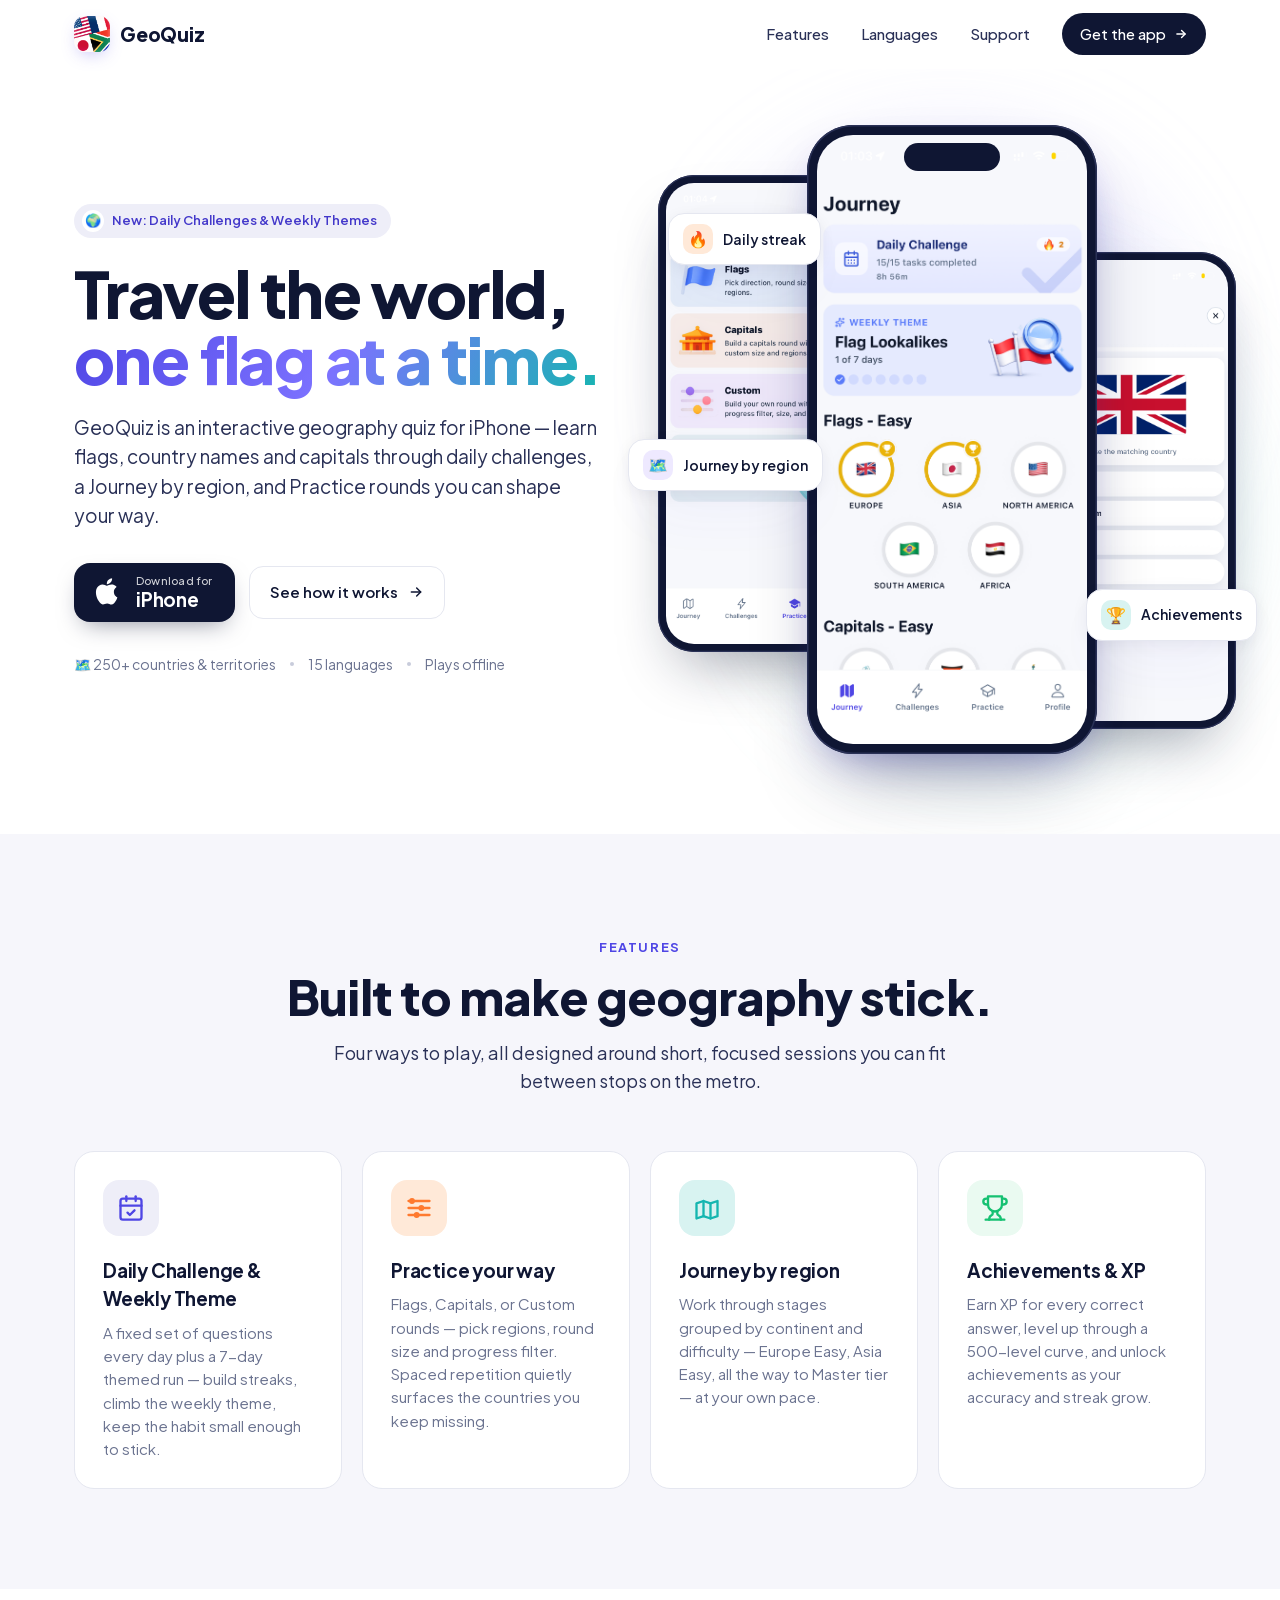
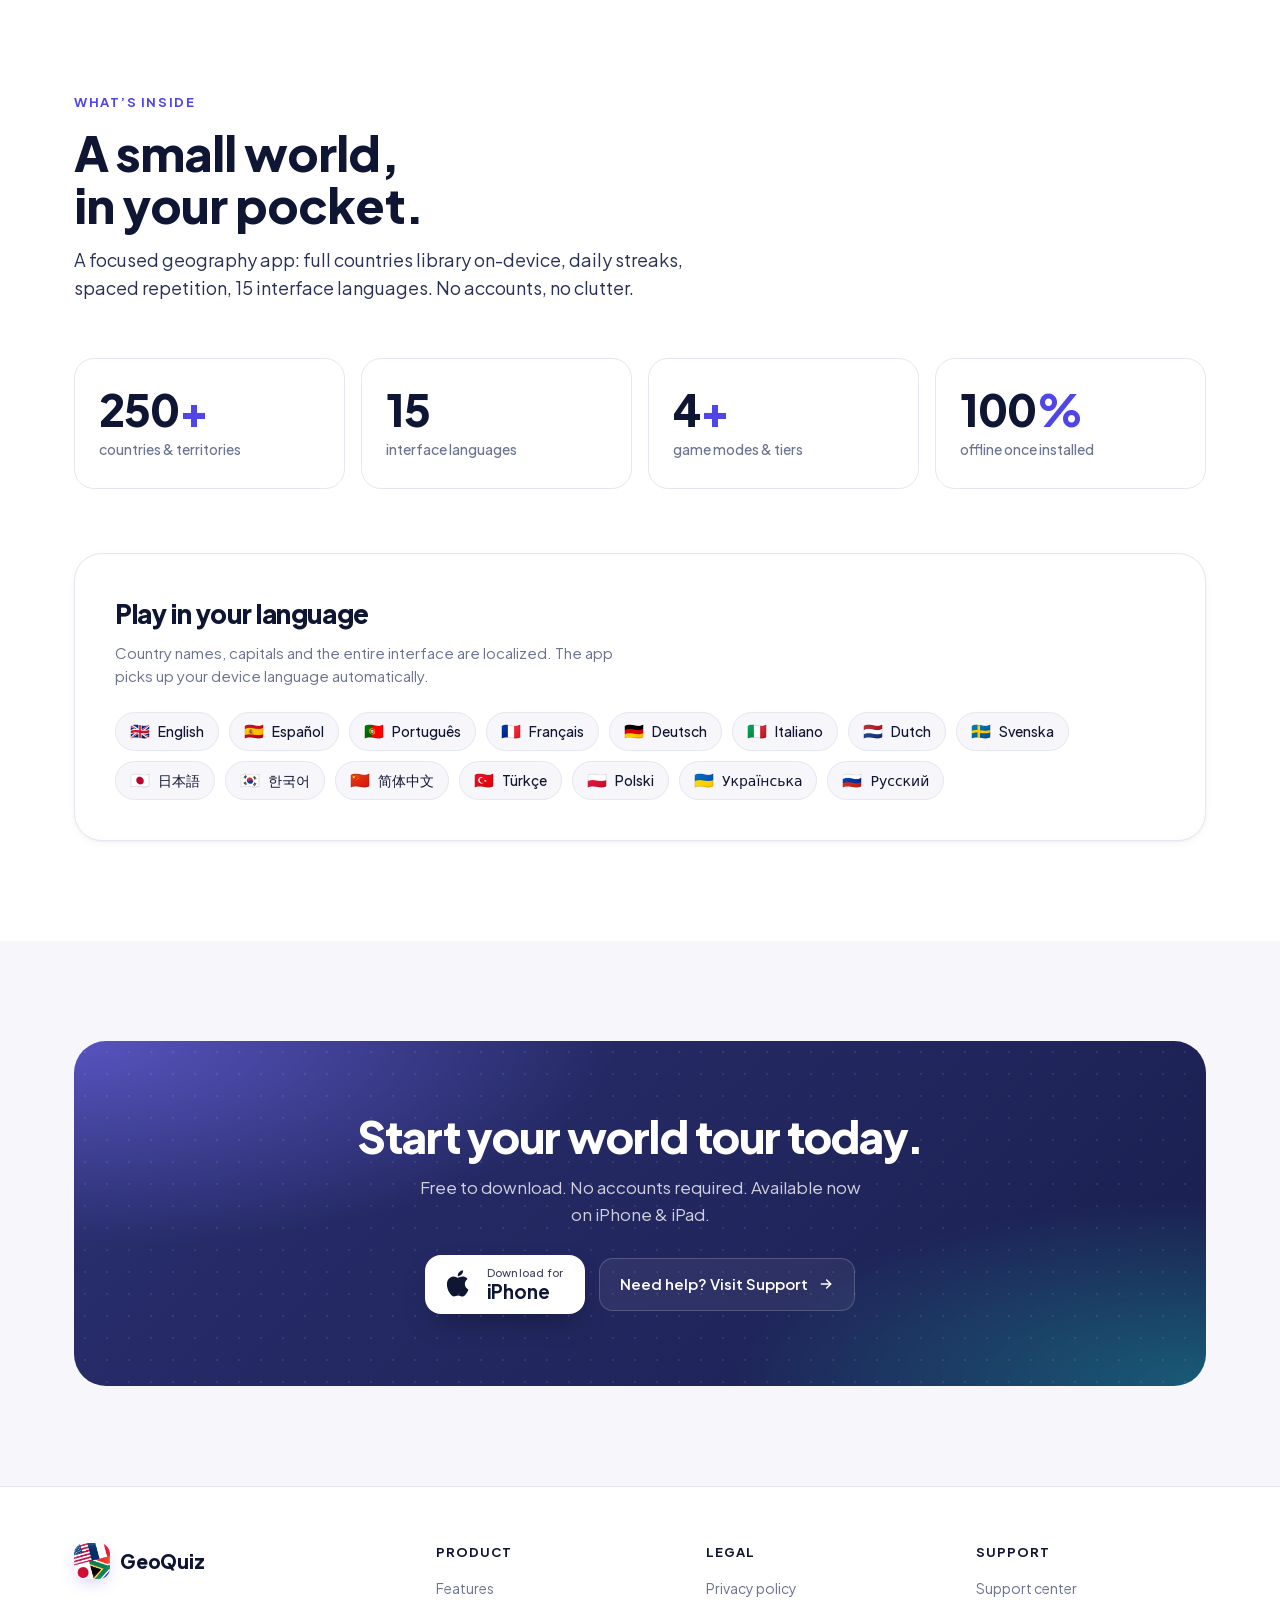
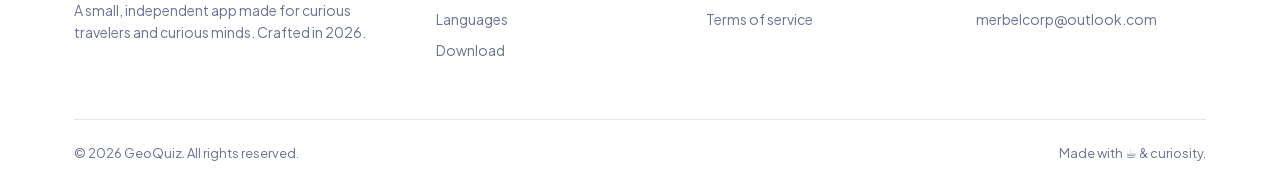
<file: index.html>
<!DOCTYPE html>
<html lang="en">
<head>
<meta charset="utf-8">
<meta name="viewport" content="width=device-width, initial-scale=1">
<title>GeoQuiz — Geography quiz for iPhone</title>
<meta name="description" content="GeoQuiz is an interactive geography quiz for iPhone. Learn flags, country names and capitals through daily challenges, weekly themes and a Journey by region.">
<meta property="og:title" content="GeoQuiz — Flags & Capitals">
<meta property="og:description" content="Learn flags, country names and capitals with daily challenges and spaced repetition.">
<meta property="og:image" content="assets/icon.png">
<meta property="og:type" content="website">
<link rel="icon" type="image/png" href="assets/favicon.png">
<link rel="apple-touch-icon" href="assets/icon.png">
<style>/* cyrillic-ext */
@font-face {
  font-family: 'Plus Jakarta Sans';
  font-style: normal;
  font-weight: 400 800;
  font-display: swap;
  src: url("assets/fonts/PlusJakartaSans-cyrillic-ext.woff2") format('woff2');
  unicode-range: U+0460-052F, U+1C80-1C8A, U+20B4, U+2DE0-2DFF, U+A640-A69F, U+FE2E-FE2F;
}
/* vietnamese */
@font-face {
  font-family: 'Plus Jakarta Sans';
  font-style: normal;
  font-weight: 400 800;
  font-display: swap;
  src: url("assets/fonts/PlusJakartaSans-vietnamese.woff2") format('woff2');
  unicode-range: U+0102-0103, U+0110-0111, U+0128-0129, U+0168-0169, U+01A0-01A1, U+01AF-01B0, U+0300-0301, U+0303-0304, U+0308-0309, U+0323, U+0329, U+1EA0-1EF9, U+20AB;
}
/* latin-ext */
@font-face {
  font-family: 'Plus Jakarta Sans';
  font-style: normal;
  font-weight: 400 800;
  font-display: swap;
  src: url("assets/fonts/PlusJakartaSans-latin-ext.woff2") format('woff2');
  unicode-range: U+0100-02BA, U+02BD-02C5, U+02C7-02CC, U+02CE-02D7, U+02DD-02FF, U+0304, U+0308, U+0329, U+1D00-1DBF, U+1E00-1E9F, U+1EF2-1EFF, U+2020, U+20A0-20AB, U+20AD-20C0, U+2113, U+2C60-2C7F, U+A720-A7FF;
}
/* latin */
@font-face {
  font-family: 'Plus Jakarta Sans';
  font-style: normal;
  font-weight: 400 800;
  font-display: swap;
  src: url("assets/fonts/PlusJakartaSans-latin.woff2") format('woff2');
  unicode-range: U+0000-00FF, U+0131, U+0152-0153, U+02BB-02BC, U+02C6, U+02DA, U+02DC, U+0304, U+0308, U+0329, U+2000-206F, U+20AC, U+2122, U+2191, U+2193, U+2212, U+2215, U+FEFF, U+FFFD;
}
</style>
<link rel="stylesheet" href="assets/styles.css">
</head>
<body>

<!-- ============ NAV ============ -->
<header class="nav" id="nav">
  <div class="container nav-inner">
    <a href="index.html" class="logo">
      <span class="logo-mark">
        <img src="assets/icon.png" alt="" aria-hidden="true">
      </span>
      GeoQuiz
    </a>
    <nav class="nav-links">
      <a href="#features">Features</a>
      <a href="#languages">Languages</a>
      <a href="support.html">Support</a>
      <a href="#download" class="nav-cta">
        Get the app
        <svg width="14" height="14" viewBox="0 0 24 24" fill="none" stroke="currentColor" stroke-width="2.4" stroke-linecap="round" stroke-linejoin="round"><path d="M5 12h14"></path><path d="m13 6 6 6-6 6"></path></svg>
      </a>
    </nav>
  </div>
</header>

<!-- ============ HERO ============ -->
<section class="hero">
  <div class="container">
    <div class="hero-grid">
      <div class="hero-copy">
        <div class="eyebrow reveal">
          <span class="dot">🌍</span>
          New: Daily Challenges &amp; Weekly Themes
        </div>
        <h1 class="h1 reveal reveal-delay-1">
          Travel the world,<br>
          <span class="accent">one flag at a time.</span>
        </h1>
        <p class="lede reveal reveal-delay-2">
          GeoQuiz is an interactive geography quiz for iPhone — learn flags, country names and capitals through daily challenges, a Journey by region, and Practice rounds you can shape your way.
        </p>
        <div class="cta-row reveal reveal-delay-3">
          <a class="btn-store" href="https://apps.apple.com/kz/app/geoquiz-flags-capitals/id6759897518" target="_blank" rel="noopener" aria-label="Download GeoQuiz on the App Store">
            <span class="ic">
              <svg viewBox="0 0 24 24" fill="currentColor" aria-hidden="true">
                <path d="M17.05 12.04c-.03-2.84 2.32-4.21 2.43-4.28-1.32-1.94-3.39-2.2-4.13-2.23-1.76-.18-3.43 1.04-4.32 1.04-.9 0-2.27-1.02-3.73-.99-1.92.03-3.69 1.12-4.68 2.82-2 3.46-.51 8.59 1.43 11.4.95 1.38 2.08 2.92 3.55 2.87 1.43-.06 1.97-.92 3.7-.92 1.71 0 2.21.92 3.72.89 1.54-.03 2.51-1.4 3.45-2.79 1.09-1.6 1.54-3.16 1.56-3.24-.03-.01-2.97-1.14-3-4.53zM14.34 3.7c.78-.95 1.31-2.27 1.16-3.58-1.13.05-2.5.75-3.31 1.7-.72.84-1.36 2.18-1.19 3.47 1.27.1 2.56-.64 3.34-1.59z"></path>
              </svg>
            </span>
            <span class="txt">
              <small>Download for</small>
              <span>iPhone</span>
            </span>
          </a>
          <a class="btn-ghost" href="#features">
            See how it works
            <svg width="16" height="16" viewBox="0 0 24 24" fill="none" stroke="currentColor" stroke-width="2.2" stroke-linecap="round" stroke-linejoin="round"><path d="M5 12h14"></path><path d="m13 6 6 6-6 6"></path></svg>
          </a>
        </div>
        <div class="hero-meta reveal reveal-delay-3">
          <span>🗺️ 250+ countries &amp; territories</span>
          <span class="dot-sep"></span>
          <span>15 languages</span>
          <span class="dot-sep"></span>
          <span>Plays offline</span>
        </div>
      </div>

      <div class="phone-stage">
        <div class="phone-bg">
          <div class="blob b1"></div>
          <div class="blob b2"></div>
          <div class="blob b3"></div>
        </div>

        <div class="float-chip c1 reveal reveal-delay-2">
          <span class="icon">🔥</span>
          <span>Daily streak</span>
        </div>
        <div class="float-chip c2 reveal reveal-delay-3">
          <span class="icon">🏆</span>
          <span>Achievements</span>
        </div>
        <div class="float-chip c3 reveal reveal-delay-3">
          <span class="icon">🗺️</span>
          <span>Journey by region</span>
        </div>

        <div class="phone-side left reveal">
          <div class="screen"><img src="assets/screenshot-practice.png" alt="Practice modes in GeoQuiz" loading="lazy"></div>
        </div>
        <div class="phone reveal reveal-delay-1">
          <div class="notch"></div>
          <div class="screen"><img src="assets/screenshot-journey.png" alt="GeoQuiz Journey screen with Daily Challenge and Weekly Theme"></div>
        </div>
        <div class="phone-side right reveal reveal-delay-2">
          <div class="screen"><img src="assets/screenshot-quiz.png" alt="Quiz question screen in GeoQuiz" loading="lazy"></div>
        </div>
      </div>
    </div>
  </div>
</section>

<!-- ============ FEATURES ============ -->
<section class="section alt" id="features">
  <div class="container">
    <div class="section-head center reveal">
      <span class="section-eyebrow">Features</span>
      <h2 class="section-title">Built to make geography stick.</h2>
      <p class="section-sub">Four ways to play, all designed around short, focused sessions you can fit between stops on the metro.</p>
    </div>

    <div class="feat-grid">
      <article class="feat feat-1 reveal">
        <div class="feat-icon">
          <svg viewBox="0 0 24 24" fill="none" stroke="currentColor" stroke-width="2" stroke-linecap="round" stroke-linejoin="round">
            <rect x="3" y="4" width="18" height="18" rx="2"></rect>
            <path d="M16 2v4"></path><path d="M8 2v4"></path><path d="M3 10h18"></path>
            <path d="m9 16 2 2 4-4"></path>
          </svg>
        </div>
        <h3>Daily Challenge &amp; Weekly Theme</h3>
        <p>A fixed set of questions every day plus a 7-day themed run — build streaks, climb the weekly theme, keep the habit small enough to stick.</p>
      </article>

      <article class="feat feat-2 reveal reveal-delay-1">
        <div class="feat-icon">
          <svg viewBox="0 0 24 24" fill="none" stroke="currentColor" stroke-width="2" stroke-linecap="round" stroke-linejoin="round">
            <path d="M3 6h18"></path><path d="M3 12h18"></path><path d="M3 18h18"></path>
            <circle cx="6" cy="6" r="1.5" fill="currentColor"></circle>
            <circle cx="14" cy="12" r="1.5" fill="currentColor"></circle>
            <circle cx="10" cy="18" r="1.5" fill="currentColor"></circle>
          </svg>
        </div>
        <h3>Practice your way</h3>
        <p>Flags, Capitals, or Custom rounds — pick regions, round size and progress filter. Spaced repetition quietly surfaces the countries you keep missing.</p>
      </article>

      <article class="feat feat-3 reveal reveal-delay-2">
        <div class="feat-icon">
          <svg viewBox="0 0 24 24" fill="none" stroke="currentColor" stroke-width="2" stroke-linecap="round" stroke-linejoin="round">
            <path d="M9 6 3 8v13l6-2 6 2 6-2V6l-6 2-6-2z"></path>
            <path d="M9 6v13"></path><path d="M15 8v13"></path>
          </svg>
        </div>
        <h3>Journey by region</h3>
        <p>Work through stages grouped by continent and difficulty — Europe Easy, Asia Easy, all the way to Master tier — at your own pace.</p>
      </article>

      <article class="feat feat-4 reveal reveal-delay-3">
        <div class="feat-icon">
          <svg viewBox="0 0 24 24" fill="none" stroke="currentColor" stroke-width="2" stroke-linecap="round" stroke-linejoin="round">
            <path d="M6 9H4.5a2.5 2.5 0 0 1 0-5H6"></path>
            <path d="M18 9h1.5a2.5 2.5 0 0 0 0-5H18"></path>
            <path d="M4 22h16"></path>
            <path d="M10 14.66V17c0 .55-.47.98-.97 1.21C7.85 18.75 7 20.24 7 22"></path>
            <path d="M14 14.66V17c0 .55.47.98.97 1.21C16.15 18.75 17 20.24 17 22"></path>
            <path d="M18 2H6v7a6 6 0 0 0 12 0V2Z"></path>
          </svg>
        </div>
        <h3>Achievements &amp; XP</h3>
        <p>Earn XP for every correct answer, level up through a 500-level curve, and unlock achievements as your accuracy and streak grow.</p>
      </article>
    </div>
  </div>
</section>

<!-- ============ WHY / WHAT'S INSIDE ============ -->
<section class="section" id="why">
  <div class="container">
    <div class="section-head reveal">
      <span class="section-eyebrow">What&rsquo;s inside</span>
      <h2 class="section-title">A small world,<br>in your pocket.</h2>
      <p class="section-sub">A focused geography app: full countries library on-device, daily streaks, spaced repetition, 15 interface languages. No accounts, no clutter.</p>
    </div>

    <div class="stats">
      <div class="stat reveal">
        <div class="stat-num">250<span class="plus">+</span></div>
        <div class="stat-label">countries &amp; territories</div>
      </div>
      <div class="stat reveal reveal-delay-1">
        <div class="stat-num">15</div>
        <div class="stat-label">interface languages</div>
      </div>
      <div class="stat reveal reveal-delay-2">
        <div class="stat-num">4<span class="plus">+</span></div>
        <div class="stat-label">game modes &amp; tiers</div>
      </div>
      <div class="stat reveal reveal-delay-3">
        <div class="stat-num">100<span class="plus">%</span></div>
        <div class="stat-label">offline once installed</div>
      </div>
    </div>

    <!-- ============ LANGUAGES ============ -->
    <div id="languages" class="lang-card reveal">
      <div class="lang-head">
        <h3>Play in your language</h3>
        <p>Country names, capitals and the entire interface are localized. The app picks up your device language automatically.</p>
      </div>
      <div class="langs">
        <span class="lang"><span class="flag">🇬🇧</span> English</span>
        <span class="lang"><span class="flag">🇪🇸</span> Español</span>
        <span class="lang"><span class="flag">🇵🇹</span> Português</span>
        <span class="lang"><span class="flag">🇫🇷</span> Français</span>
        <span class="lang"><span class="flag">🇩🇪</span> Deutsch</span>
        <span class="lang"><span class="flag">🇮🇹</span> Italiano</span>
        <span class="lang"><span class="flag">🇳🇱</span> Dutch</span>
        <span class="lang"><span class="flag">🇸🇪</span> Svenska</span>
        <span class="lang"><span class="flag">🇯🇵</span> 日本語</span>
        <span class="lang"><span class="flag">🇰🇷</span> 한국어</span>
        <span class="lang"><span class="flag">🇨🇳</span> 简体中文</span>
        <span class="lang"><span class="flag">🇹🇷</span> Türkçe</span>
        <span class="lang"><span class="flag">🇵🇱</span> Polski</span>
        <span class="lang"><span class="flag">🇺🇦</span> Українська</span>
        <span class="lang"><span class="flag">🇷🇺</span> Русский</span>
      </div>
    </div>
  </div>
</section>

<!-- ============ FINAL CTA ============ -->
<section class="section alt" id="download">
  <div class="container">
    <div class="cta-card cta-card--center reveal">
      <div class="dots-bg"></div>
      <div class="cta-inner">
        <h2 class="h2">Start your world tour today.</h2>
        <p>Free to download. No accounts required. Available now on iPhone &amp; iPad.</p>
        <div class="cta-actions">
          <a class="btn-store" href="https://apps.apple.com/kz/app/geoquiz-flags-capitals/id6759897518" target="_blank" rel="noopener" aria-label="Download GeoQuiz on the App Store">
            <span class="ic">
              <svg viewBox="0 0 24 24" fill="currentColor" aria-hidden="true">
                <path d="M17.05 12.04c-.03-2.84 2.32-4.21 2.43-4.28-1.32-1.94-3.39-2.2-4.13-2.23-1.76-.18-3.43 1.04-4.32 1.04-.9 0-2.27-1.02-3.73-.99-1.92.03-3.69 1.12-4.68 2.82-2 3.46-.51 8.59 1.43 11.4.95 1.38 2.08 2.92 3.55 2.87 1.43-.06 1.97-.92 3.7-.92 1.71 0 2.21.92 3.72.89 1.54-.03 2.51-1.4 3.45-2.79 1.09-1.6 1.54-3.16 1.56-3.24-.03-.01-2.97-1.14-3-4.53zM14.34 3.7c.78-.95 1.31-2.27 1.16-3.58-1.13.05-2.5.75-3.31 1.7-.72.84-1.36 2.18-1.19 3.47 1.27.1 2.56-.64 3.34-1.59z"></path>
              </svg>
            </span>
            <span class="txt">
              <small>Download for</small>
              <span>iPhone</span>
            </span>
          </a>
          <a class="btn-light" href="support.html">
            Need help? Visit Support
            <svg width="16" height="16" viewBox="0 0 24 24" fill="none" stroke="currentColor" stroke-width="2.2" stroke-linecap="round" stroke-linejoin="round"><path d="M5 12h14"></path><path d="m13 6 6 6-6 6"></path></svg>
          </a>
        </div>
      </div>
    </div>
  </div>
</section>

<!-- ============ FOOTER ============ -->
<footer>
  <div class="container">
    <div class="footer-grid">
      <div>
        <a class="logo" href="index.html">
          <span class="logo-mark">
            <img src="assets/icon.png" alt="" aria-hidden="true">
          </span>
          GeoQuiz
        </a>
        <p class="foot-about">A small, independent app made for curious travelers and curious minds. Crafted in 2026.</p>
      </div>
      <div class="foot-col">
        <h5>Product</h5>
        <a href="#features">Features</a>
        <a href="#languages">Languages</a>
        <a href="#download">Download</a>
      </div>
      <div class="foot-col">
        <h5>Legal</h5>
        <a href="privacy.html">Privacy policy</a>
        <a href="terms.html">Terms of service</a>
      </div>
      <div class="foot-col">
        <h5>Support</h5>
        <a href="support.html">Support center</a>
        <a href="mailto:merbelcorp@outlook.com">merbelcorp@outlook.com</a>
      </div>
    </div>
    <div class="foot-bottom">
      <span>© <span id="year">2026</span> GeoQuiz. All rights reserved.</span>
      <span>Made with ☕ &amp; curiosity.</span>
    </div>
  </div>
</footer>

<script>
  // Year
  document.getElementById('year').textContent = new Date().getFullYear();

  // Nav scroll state
  const nav = document.getElementById('nav');
  const onScroll = () => nav.classList.toggle('scrolled', window.scrollY > 8);
  window.addEventListener('scroll', onScroll, { passive: true });
  onScroll();

  // Smooth scroll for anchors
  document.querySelectorAll('a[href^="#"]').forEach(a => {
    a.addEventListener('click', e => {
      const id = a.getAttribute('href');
      if (id.length > 1) {
        const t = document.querySelector(id);
        if (t) { e.preventDefault(); window.scrollTo({ top: t.offsetTop - 60, behavior: 'smooth' }); }
      }
    });
  });

  // Reveal on scroll
  const io = new IntersectionObserver((entries) => {
    entries.forEach(en => {
      if (en.isIntersecting) {
        en.target.classList.add('in');
        io.unobserve(en.target);
      }
    });
  }, { threshold: 0.12, rootMargin: '0px 0px -40px 0px' });
  document.querySelectorAll('.reveal').forEach(el => io.observe(el));
</script>

</body>
</html>
</file>
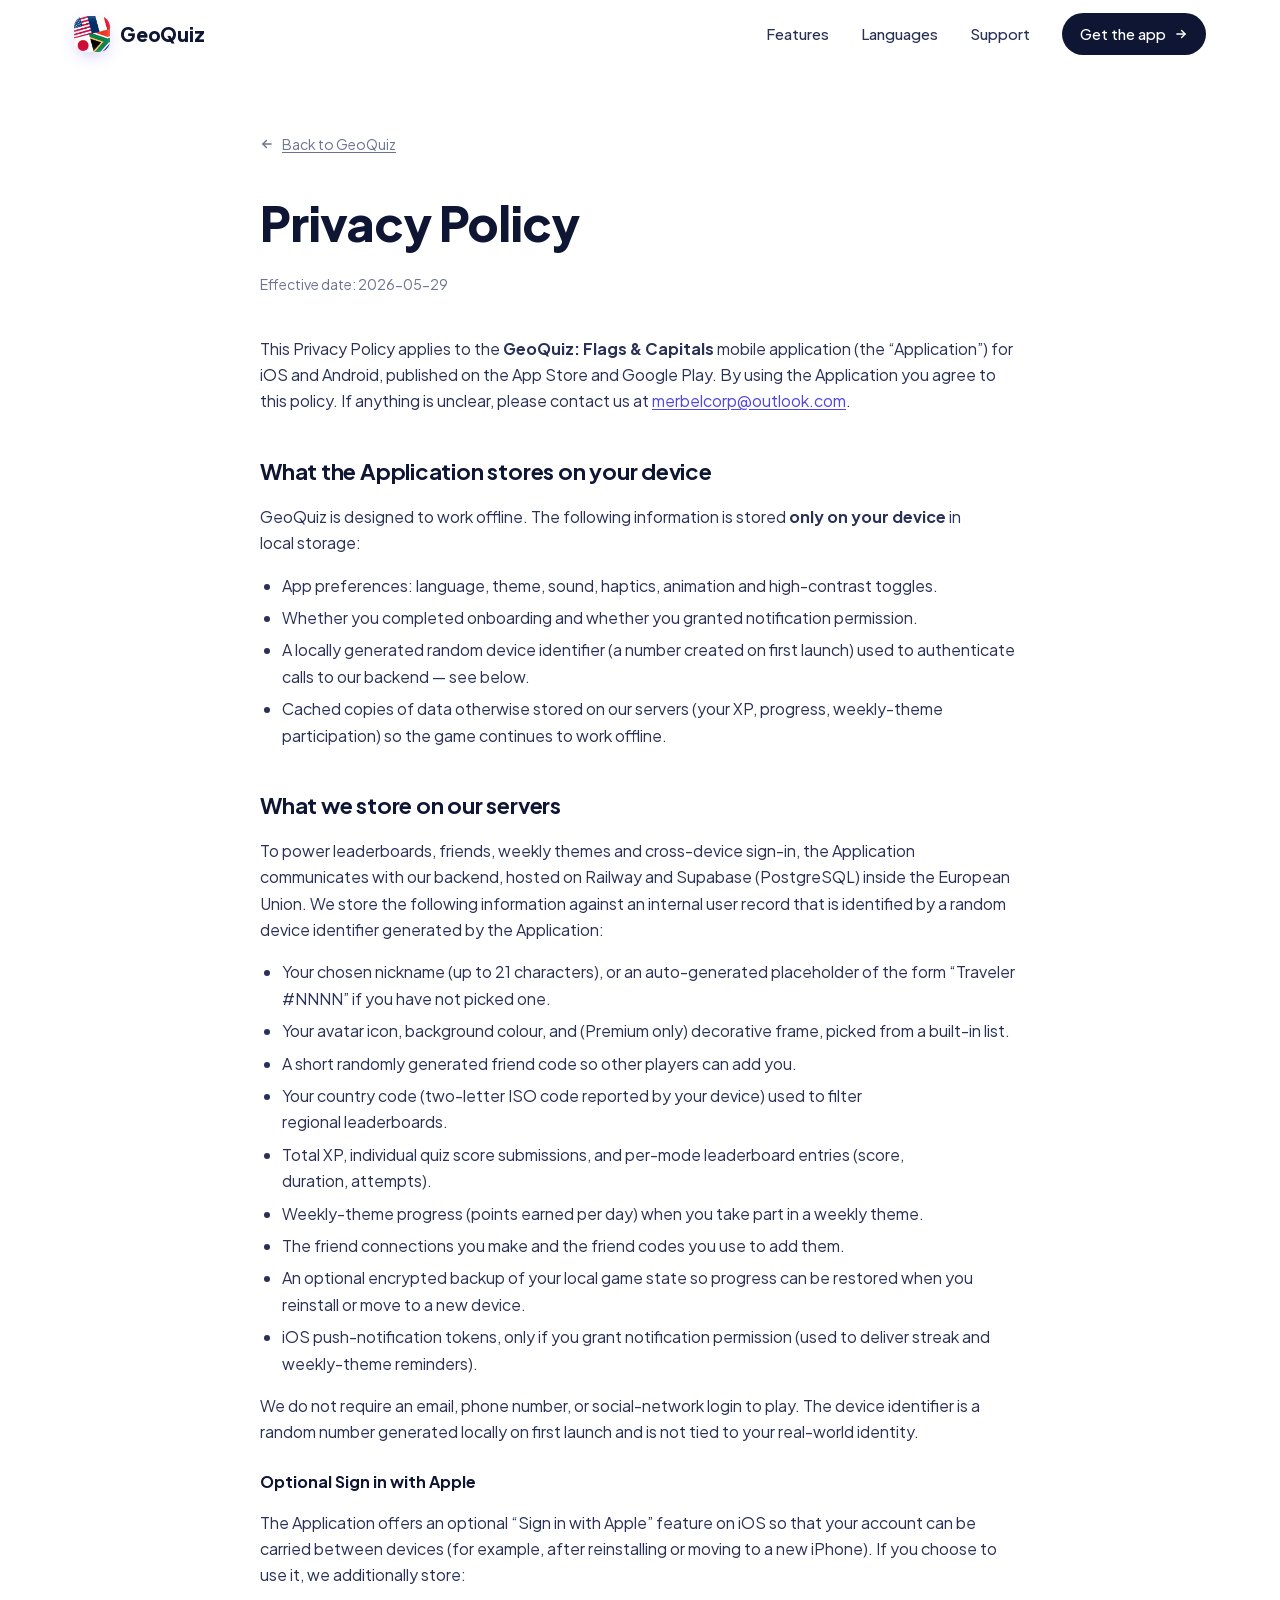
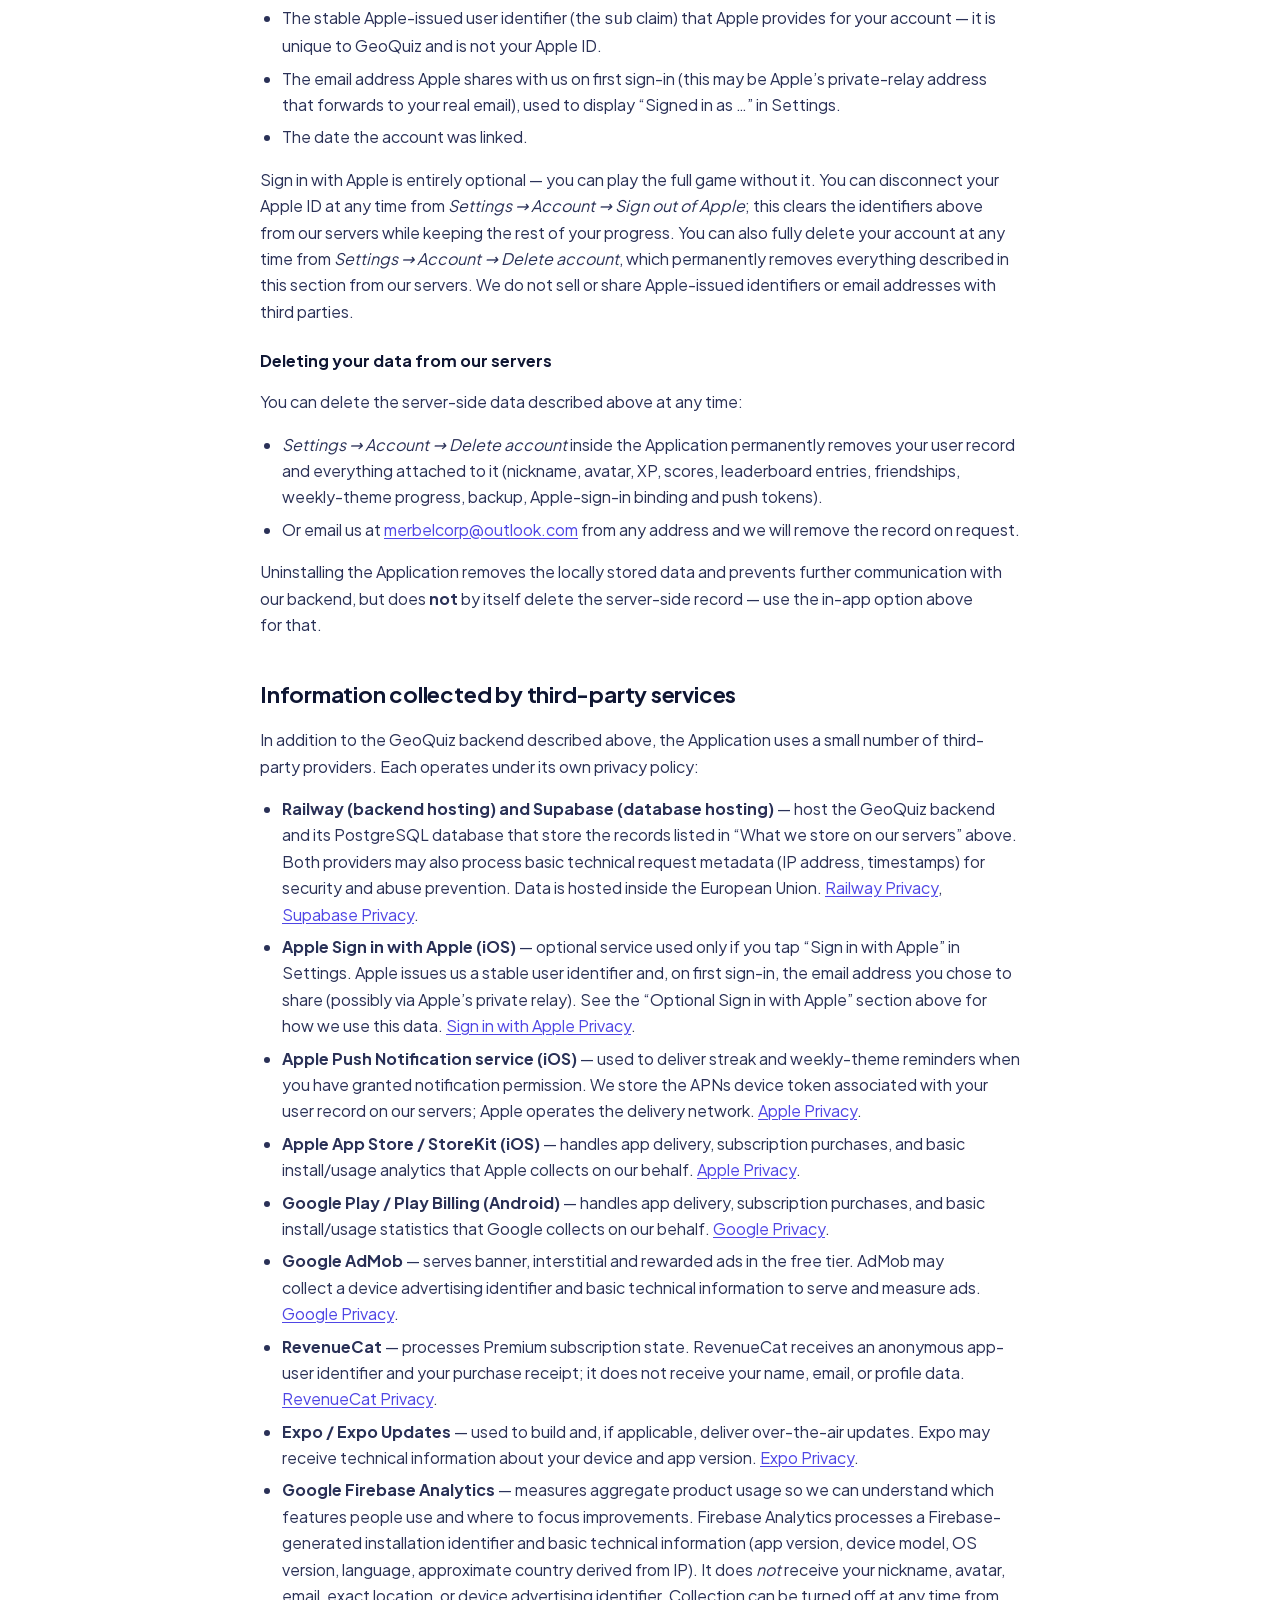
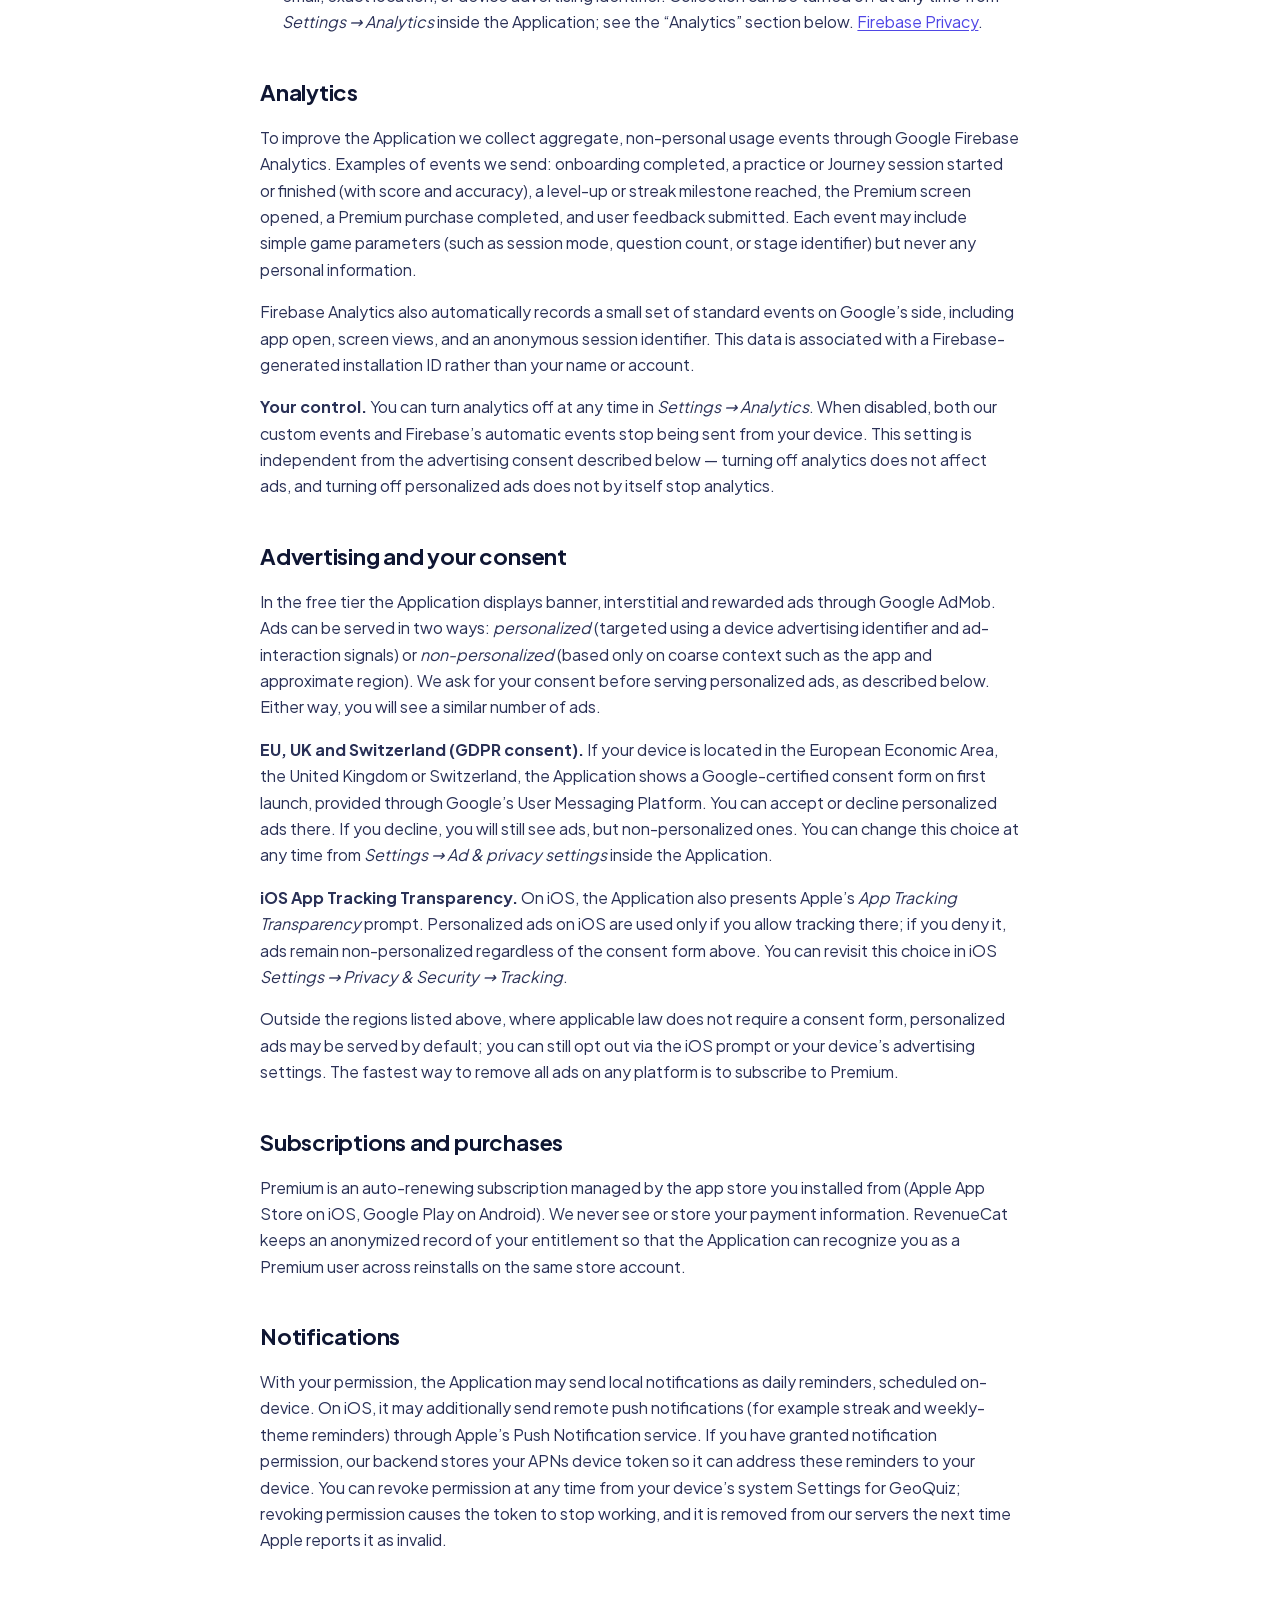
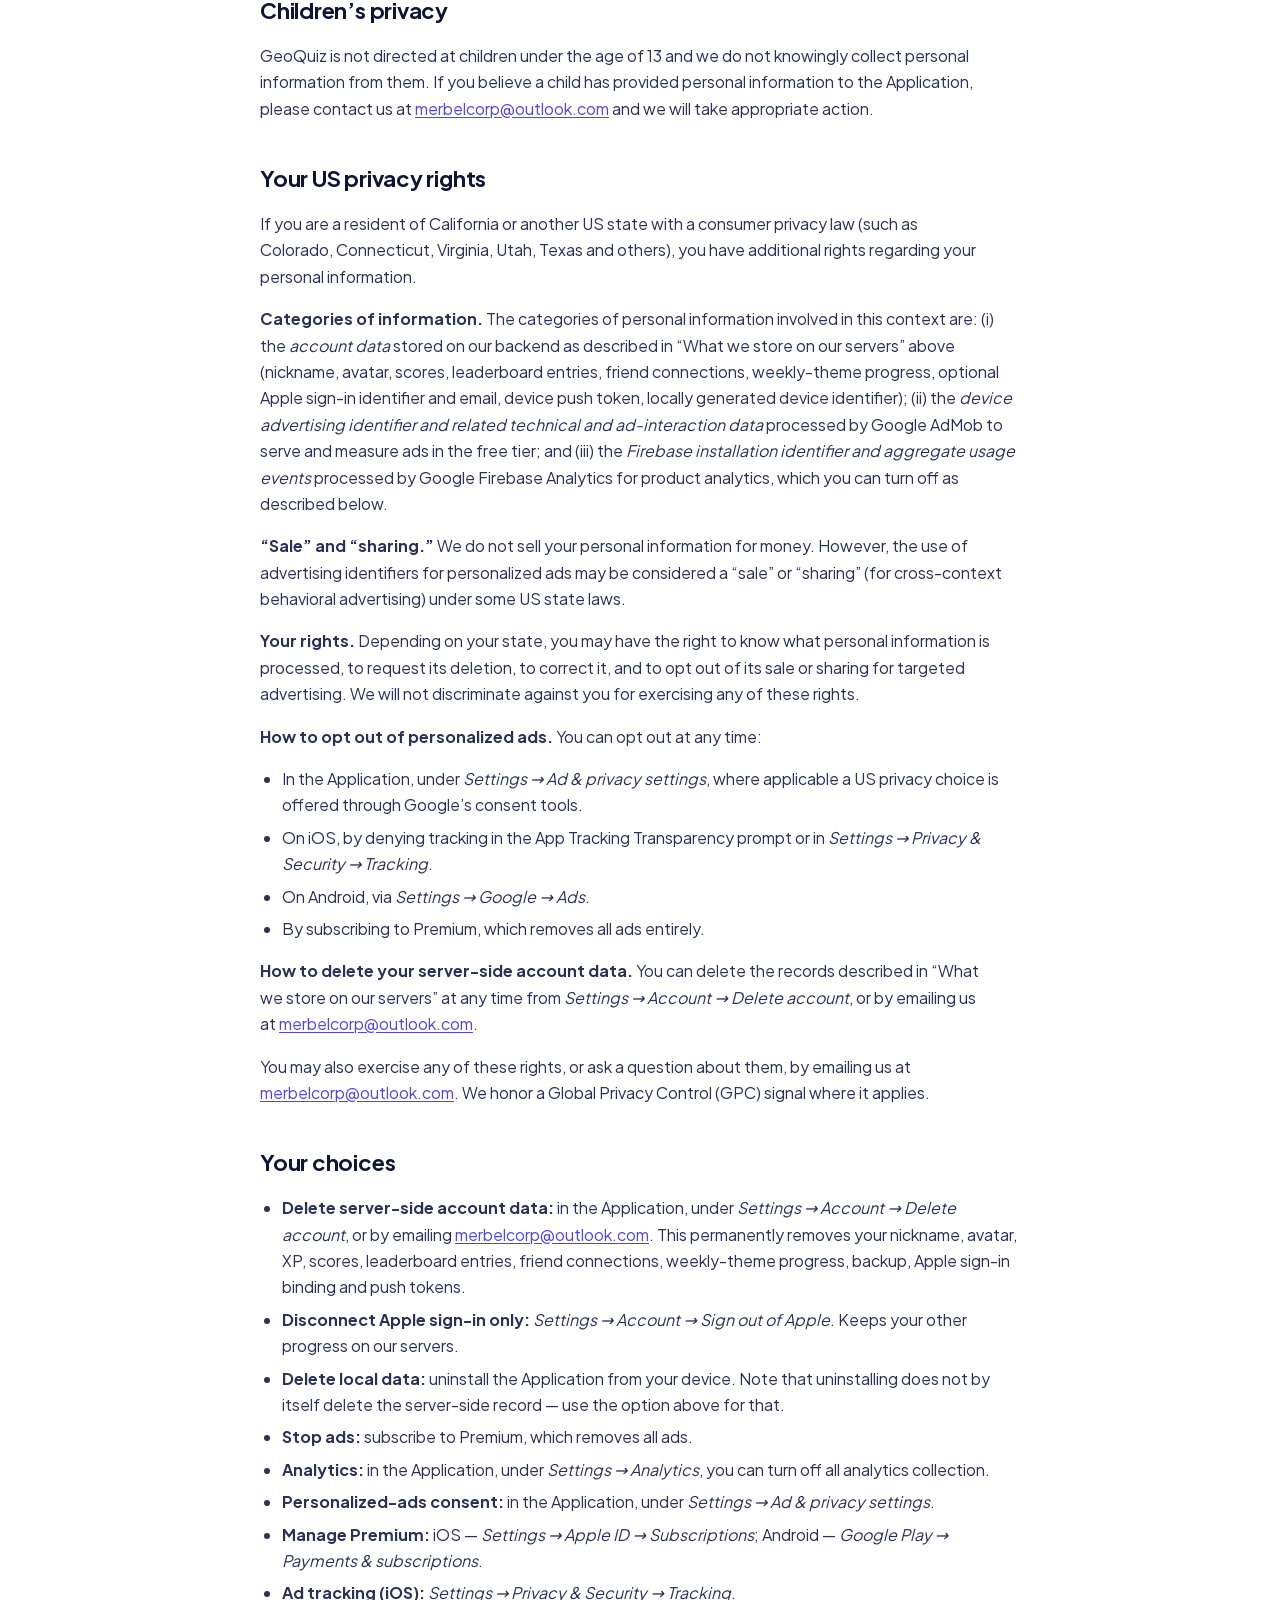
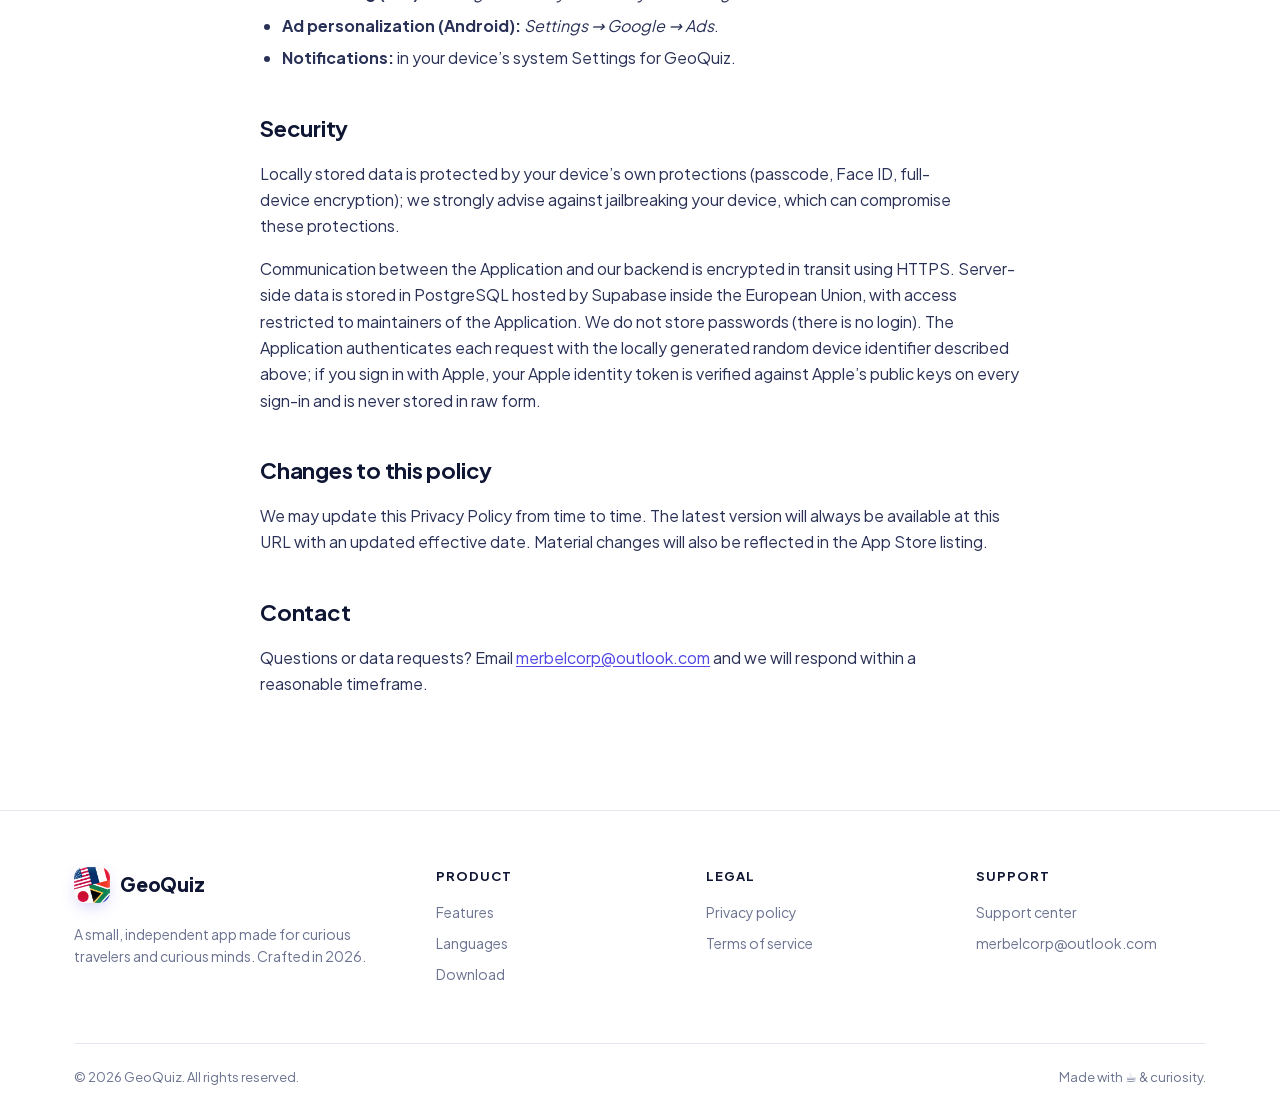
<file: privacy.html>
<!DOCTYPE html>
<html lang="en">
<head>
<meta charset="utf-8">
<meta name="viewport" content="width=device-width, initial-scale=1">
<title>Privacy Policy — GeoQuiz</title>
<meta name="description" content="GeoQuiz privacy policy: what data we collect, how it is used, and how to contact us.">
<link rel="icon" type="image/png" href="assets/favicon.png">
<link rel="apple-touch-icon" href="assets/icon.png">
<style>
@font-face {
  font-family: 'Plus Jakarta Sans'; font-style: normal; font-weight: 400 800; font-display: swap;
  src: url("assets/fonts/PlusJakartaSans-cyrillic-ext.woff2") format('woff2');
  unicode-range: U+0460-052F, U+1C80-1C8A, U+20B4, U+2DE0-2DFF, U+A640-A69F, U+FE2E-FE2F;
}
@font-face {
  font-family: 'Plus Jakarta Sans'; font-style: normal; font-weight: 400 800; font-display: swap;
  src: url("assets/fonts/PlusJakartaSans-vietnamese.woff2") format('woff2');
  unicode-range: U+0102-0103, U+0110-0111, U+0128-0129, U+0168-0169, U+01A0-01A1, U+01AF-01B0, U+0300-0301, U+0303-0304, U+0308-0309, U+0323, U+0329, U+1EA0-1EF9, U+20AB;
}
@font-face {
  font-family: 'Plus Jakarta Sans'; font-style: normal; font-weight: 400 800; font-display: swap;
  src: url("assets/fonts/PlusJakartaSans-latin-ext.woff2") format('woff2');
  unicode-range: U+0100-02BA, U+02BD-02C5, U+02C7-02CC, U+02CE-02D7, U+02DD-02FF, U+0304, U+0308, U+0329, U+1D00-1DBF, U+1E00-1E9F, U+1EF2-1EFF, U+2020, U+20A0-20AB, U+20AD-20C0, U+2113, U+2C60-2C7F, U+A720-A7FF;
}
@font-face {
  font-family: 'Plus Jakarta Sans'; font-style: normal; font-weight: 400 800; font-display: swap;
  src: url("assets/fonts/PlusJakartaSans-latin.woff2") format('woff2');
  unicode-range: U+0000-00FF, U+0131, U+0152-0153, U+02BB-02BC, U+02C6, U+02DA, U+02DC, U+0304, U+0308, U+0329, U+2000-206F, U+20AC, U+2122, U+2191, U+2193, U+2212, U+2215, U+FEFF, U+FFFD;
}
</style>
<link rel="stylesheet" href="assets/styles.css">
</head>
<body>

<header class="nav" id="nav">
  <div class="container nav-inner">
    <a href="index.html" class="logo">
      <span class="logo-mark">
        <img src="assets/icon.png" alt="" aria-hidden="true">
      </span>
      GeoQuiz
    </a>
    <nav class="nav-links">
      <a href="index.html#features">Features</a>
      <a href="index.html#languages">Languages</a>
      <a href="support.html">Support</a>
      <a href="https://apps.apple.com/kz/app/geoquiz-flags-capitals/id6759897518" target="_blank" rel="noopener" class="nav-cta">
        Get the app
        <svg width="14" height="14" viewBox="0 0 24 24" fill="none" stroke="currentColor" stroke-width="2.4" stroke-linecap="round" stroke-linejoin="round"><path d="M5 12h14"></path><path d="m13 6 6 6-6 6"></path></svg>
      </a>
    </nav>
  </div>
</header>

<main class="container">
  <article class="legal">
    <a class="back" href="index.html">
      <svg width="14" height="14" viewBox="0 0 24 24" fill="none" stroke="currentColor" stroke-width="2.4" stroke-linecap="round" stroke-linejoin="round"><path d="M19 12H5"></path><path d="m11 18-6-6 6-6"></path></svg>
      Back to GeoQuiz
    </a>
    <h1>Privacy Policy</h1>
    <p class="updated">Effective date: 2026-05-29</p>

    <p>
      This Privacy Policy applies to the <strong>GeoQuiz: Flags &amp; Capitals</strong>
      mobile application (the &ldquo;Application&rdquo;) for iOS and Android,
      published on the App Store and Google Play. By using the Application you
      agree to this policy. If anything is unclear, please contact us at
      <a href="mailto:merbelcorp@outlook.com">merbelcorp@outlook.com</a>.
    </p>

    <h2>What the Application stores on your device</h2>
    <p>
      GeoQuiz is designed to work offline. The following information is stored
      <strong>only on your device</strong> in local storage:
    </p>
    <ul>
      <li>App preferences: language, theme, sound, haptics, animation and high-contrast toggles.</li>
      <li>Whether you completed onboarding and whether you granted notification permission.</li>
      <li>A locally generated random device identifier (a number created on first launch) used to authenticate calls to our backend &mdash; see below.</li>
      <li>Cached copies of data otherwise stored on our servers (your XP, progress, weekly-theme participation) so the game continues to work offline.</li>
    </ul>

    <h2>What we store on our servers</h2>
    <p>
      To power leaderboards, friends, weekly themes and cross-device sign-in,
      the Application communicates with our backend, hosted on Railway and
      Supabase (PostgreSQL) inside the European Union. We store the following
      information against an internal user record that is identified by a
      random device identifier generated by the Application:
    </p>
    <ul>
      <li>Your chosen nickname (up to 21 characters), or an auto-generated placeholder of the form &ldquo;Traveler #NNNN&rdquo; if you have not picked one.</li>
      <li>Your avatar icon, background colour, and (Premium only) decorative frame, picked from a built-in list.</li>
      <li>A short randomly generated friend code so other players can add you.</li>
      <li>Your country code (two-letter ISO code reported by your device) used to filter regional leaderboards.</li>
      <li>Total XP, individual quiz score submissions, and per-mode leaderboard entries (score, duration, attempts).</li>
      <li>Weekly-theme progress (points earned per day) when you take part in a weekly theme.</li>
      <li>The friend connections you make and the friend codes you use to add them.</li>
      <li>An optional encrypted backup of your local game state so progress can be restored when you reinstall or move to a new device.</li>
      <li>iOS push-notification tokens, only if you grant notification permission (used to deliver streak and weekly-theme reminders).</li>
    </ul>
    <p>
      We do not require an email, phone number, or social-network login to play.
      The device identifier is a random number generated locally on first launch
      and is not tied to your real-world identity.
    </p>

    <h3>Optional Sign in with Apple</h3>
    <p>
      The Application offers an optional &ldquo;Sign in with Apple&rdquo; feature
      on iOS so that your account can be carried between devices (for example,
      after reinstalling or moving to a new iPhone). If you choose to use it,
      we additionally store:
    </p>
    <ul>
      <li>The stable Apple-issued user identifier (the <code>sub</code> claim) that Apple provides for your account &mdash; it is unique to GeoQuiz and is not your Apple ID.</li>
      <li>The email address Apple shares with us on first sign-in (this may be Apple&rsquo;s private-relay address that forwards to your real email), used to display &ldquo;Signed in as &hellip;&rdquo; in Settings.</li>
      <li>The date the account was linked.</li>
    </ul>
    <p>
      Sign in with Apple is entirely optional &mdash; you can play the full game
      without it. You can disconnect your Apple ID at any time from
      <em>Settings &rarr; Account &rarr; Sign out of Apple</em>; this clears the
      identifiers above from our servers while keeping the rest of your progress.
      You can also fully delete your account at any time from
      <em>Settings &rarr; Account &rarr; Delete account</em>, which permanently
      removes everything described in this section from our servers. We do not
      sell or share Apple-issued identifiers or email addresses with third
      parties.
    </p>

    <h3>Deleting your data from our servers</h3>
    <p>
      You can delete the server-side data described above at any time:
    </p>
    <ul>
      <li><em>Settings &rarr; Account &rarr; Delete account</em> inside the Application permanently removes your user record and everything attached to it (nickname, avatar, XP, scores, leaderboard entries, friendships, weekly-theme progress, backup, Apple-sign-in binding and push tokens).</li>
      <li>Or email us at <a href="mailto:merbelcorp@outlook.com">merbelcorp@outlook.com</a> from any address and we will remove the record on request.</li>
    </ul>
    <p>
      Uninstalling the Application removes the locally stored data and prevents
      further communication with our backend, but does <strong>not</strong> by
      itself delete the server-side record &mdash; use the in-app option above
      for that.
    </p>

    <h2>Information collected by third-party services</h2>
    <p>
      In addition to the GeoQuiz backend described above, the Application uses a
      small number of third-party providers. Each operates under its own privacy
      policy:
    </p>
    <ul>
      <li>
        <strong>Railway (backend hosting) and Supabase (database hosting)</strong>
        — host the GeoQuiz backend and its PostgreSQL database that store the
        records listed in “What we store on our servers” above. Both providers
        may also process basic technical request metadata (IP address,
        timestamps) for security and abuse prevention. Data is hosted inside
        the European Union.
        <a href="https://railway.app/legal/privacy" target="_blank" rel="noopener">Railway Privacy</a>,
        <a href="https://supabase.com/privacy" target="_blank" rel="noopener">Supabase Privacy</a>.
      </li>
      <li>
        <strong>Apple Sign in with Apple (iOS)</strong> — optional service used
        only if you tap “Sign in with Apple” in Settings. Apple issues us a
        stable user identifier and, on first sign-in, the email address you
        chose to share (possibly via Apple’s private relay). See the “Optional
        Sign in with Apple” section above for how we use this data.
        <a href="https://www.apple.com/legal/privacy/data/en/sign-in-with-apple/" target="_blank" rel="noopener">Sign in with Apple Privacy</a>.
      </li>
      <li>
        <strong>Apple Push Notification service (iOS)</strong> — used to deliver
        streak and weekly-theme reminders when you have granted notification
        permission. We store the APNs device token associated with your user
        record on our servers; Apple operates the delivery network.
        <a href="https://www.apple.com/legal/privacy/" target="_blank" rel="noopener">Apple Privacy</a>.
      </li>
      <li>
        <strong>Apple App Store / StoreKit (iOS)</strong> — handles app
        delivery, subscription purchases, and basic install/usage analytics
        that Apple collects on our behalf.
        <a href="https://www.apple.com/legal/privacy/" target="_blank" rel="noopener">Apple Privacy</a>.
      </li>
      <li>
        <strong>Google Play / Play Billing (Android)</strong> — handles app
        delivery, subscription purchases, and basic install/usage statistics
        that Google collects on our behalf.
        <a href="https://policies.google.com/privacy" target="_blank" rel="noopener">Google Privacy</a>.
      </li>
      <li>
        <strong>Google AdMob</strong> — serves banner, interstitial and rewarded
        ads in the free tier. AdMob may collect a device advertising identifier
        and basic technical information to serve and measure ads.
        <a href="https://policies.google.com/privacy" target="_blank" rel="noopener">Google Privacy</a>.
      </li>
      <li>
        <strong>RevenueCat</strong> — processes Premium subscription state.
        RevenueCat receives an anonymous app-user identifier and your purchase
        receipt; it does not receive your name, email, or profile data.
        <a href="https://www.revenuecat.com/privacy" target="_blank" rel="noopener">RevenueCat Privacy</a>.
      </li>
      <li>
        <strong>Expo / Expo Updates</strong> — used to build and, if applicable,
        deliver over-the-air updates. Expo may receive technical information
        about your device and app version.
        <a href="https://expo.dev/privacy" target="_blank" rel="noopener">Expo Privacy</a>.
      </li>
      <li>
        <strong>Google Firebase Analytics</strong> — measures aggregate product
        usage so we can understand which features people use and where to focus
        improvements. Firebase Analytics processes a Firebase-generated
        installation identifier and basic technical information (app version,
        device model, OS version, language, approximate country derived from
        IP). It does <em>not</em> receive your nickname, avatar, email, exact
        location, or device advertising identifier. Collection can be turned
        off at any time from <em>Settings &rarr; Analytics</em> inside the
        Application; see the &ldquo;Analytics&rdquo; section below.
        <a href="https://firebase.google.com/support/privacy" target="_blank" rel="noopener">Firebase Privacy</a>.
      </li>
    </ul>

    <h2>Analytics</h2>
    <p>
      To improve the Application we collect aggregate, non-personal usage
      events through Google Firebase Analytics. Examples of events we send:
      onboarding completed, a practice or Journey session started or finished
      (with score and accuracy), a level-up or streak milestone reached, the
      Premium screen opened, a Premium purchase completed, and user feedback
      submitted. Each event may include simple game parameters (such as session
      mode, question count, or stage identifier) but never any personal
      information.
    </p>
    <p>
      Firebase Analytics also automatically records a small set of standard
      events on Google&rsquo;s side, including app open, screen views, and an
      anonymous session identifier. This data is associated with a
      Firebase-generated installation ID rather than your name or account.
    </p>
    <p>
      <strong>Your control.</strong> You can turn analytics off at any time in
      <em>Settings &rarr; Analytics</em>. When disabled, both our custom events
      and Firebase&rsquo;s automatic events stop being sent from your device.
      This setting is independent from the advertising consent described below
      &mdash; turning off analytics does not affect ads, and turning off
      personalized ads does not by itself stop analytics.
    </p>

    <h2>Advertising and your consent</h2>
    <p>
      In the free tier the Application displays banner, interstitial and
      rewarded ads through Google AdMob. Ads can be served in two ways:
      <em>personalized</em> (targeted using a device advertising identifier and
      ad-interaction signals) or <em>non-personalized</em> (based only on
      coarse context such as the app and approximate region). We ask for your
      consent before serving personalized ads, as described below. Either way,
      you will see a similar number of ads.
    </p>
    <p>
      <strong>EU, UK and Switzerland (GDPR consent).</strong> If your device is
      located in the European Economic Area, the United Kingdom or Switzerland,
      the Application shows a Google-certified consent form on first launch,
      provided through Google&rsquo;s User Messaging Platform. You can accept or
      decline personalized ads there. If you decline, you will still see ads,
      but non-personalized ones. You can change this choice at any time from
      <em>Settings &rarr; Ad &amp; privacy settings</em> inside the Application.
    </p>
    <p>
      <strong>iOS App Tracking Transparency.</strong> On iOS, the Application
      also presents Apple&rsquo;s <em>App Tracking Transparency</em> prompt.
      Personalized ads on iOS are used only if you allow tracking there; if you
      deny it, ads remain non-personalized regardless of the consent form above.
      You can revisit this choice in iOS
      <em>Settings &rarr; Privacy &amp; Security &rarr; Tracking</em>.
    </p>
    <p>
      Outside the regions listed above, where applicable law does not require a
      consent form, personalized ads may be served by default; you can still
      opt out via the iOS prompt or your device&rsquo;s advertising settings.
      The fastest way to remove all ads on any platform is to subscribe to
      Premium.
    </p>

    <h2>Subscriptions and purchases</h2>
    <p>
      Premium is an auto-renewing subscription managed by the app store you
      installed from (Apple App Store on iOS, Google Play on Android). We never
      see or store your payment information. RevenueCat keeps an anonymized
      record of your entitlement so that the Application can recognize you as a
      Premium user across reinstalls on the same store account.
    </p>

    <h2>Notifications</h2>
    <p>
      With your permission, the Application may send local notifications as
      daily reminders, scheduled on-device. On iOS, it may additionally send
      remote push notifications (for example streak and weekly-theme reminders)
      through Apple’s Push Notification service. If you have granted
      notification permission, our backend stores your APNs device token so it
      can address these reminders to your device. You can revoke permission at
      any time from your device’s system Settings for GeoQuiz; revoking
      permission causes the token to stop working, and it is removed from our
      servers the next time Apple reports it as invalid.
    </p>

    <h2>Children&rsquo;s privacy</h2>
    <p>
      GeoQuiz is not directed at children under the age of 13 and we do not
      knowingly collect personal information from them. If you believe a child
      has provided personal information to the Application, please contact us
      at <a href="mailto:merbelcorp@outlook.com">merbelcorp@outlook.com</a>
      and we will take appropriate action.
    </p>

    <h2>Your US privacy rights</h2>
    <p>
      If you are a resident of California or another US state with a consumer
      privacy law (such as Colorado, Connecticut, Virginia, Utah, Texas and
      others), you have additional rights regarding your personal information.
    </p>
    <p>
      <strong>Categories of information.</strong> The categories of personal
      information involved in this context are: (i) the <em>account data</em>
      stored on our backend as described in “What we store on our servers” above
      (nickname, avatar, scores, leaderboard entries, friend connections,
      weekly-theme progress, optional Apple sign-in identifier and email,
      device push token, locally generated device identifier); (ii) the
      <em>device advertising identifier and related technical and ad-interaction
      data</em> processed by Google AdMob to serve and measure ads in the free
      tier; and (iii) the <em>Firebase installation identifier and aggregate
      usage events</em> processed by Google Firebase Analytics for product
      analytics, which you can turn off as described below.
    </p>
    <p>
      <strong>&ldquo;Sale&rdquo; and &ldquo;sharing.&rdquo;</strong> We do not
      sell your personal information for money. However, the use of advertising
      identifiers for personalized ads may be considered a &ldquo;sale&rdquo; or
      &ldquo;sharing&rdquo; (for cross-context behavioral advertising) under
      some US state laws.
    </p>
    <p>
      <strong>Your rights.</strong> Depending on your state, you may have the
      right to know what personal information is processed, to request its
      deletion, to correct it, and to opt out of its sale or sharing for
      targeted advertising. We will not discriminate against you for exercising
      any of these rights.
    </p>
    <p>
      <strong>How to opt out of personalized ads.</strong> You can opt out at
      any time:
    </p>
    <ul>
      <li>In the Application, under <em>Settings &rarr; Ad &amp; privacy settings</em>, where applicable a US privacy choice is offered through Google&rsquo;s consent tools.</li>
      <li>On iOS, by denying tracking in the App Tracking Transparency prompt or in <em>Settings &rarr; Privacy &amp; Security &rarr; Tracking</em>.</li>
      <li>On Android, via <em>Settings &rarr; Google &rarr; Ads</em>.</li>
      <li>By subscribing to Premium, which removes all ads entirely.</li>
    </ul>
    <p>
      <strong>How to delete your server-side account data.</strong> You can
      delete the records described in “What we store on our servers” at any
      time from <em>Settings &rarr; Account &rarr; Delete account</em>, or by
      emailing us at <a href="mailto:merbelcorp@outlook.com">merbelcorp@outlook.com</a>.
    </p>
    <p>
      You may also exercise any of these rights, or ask a question about them,
      by emailing us at
      <a href="mailto:merbelcorp@outlook.com">merbelcorp@outlook.com</a>. We
      honor a Global Privacy Control (GPC) signal where it applies.
    </p>

    <h2>Your choices</h2>
    <ul>
      <li><strong>Delete server-side account data:</strong> in the Application, under <em>Settings &rarr; Account &rarr; Delete account</em>, or by emailing <a href="mailto:merbelcorp@outlook.com">merbelcorp@outlook.com</a>. This permanently removes your nickname, avatar, XP, scores, leaderboard entries, friend connections, weekly-theme progress, backup, Apple sign-in binding and push tokens.</li>
      <li><strong>Disconnect Apple sign-in only:</strong> <em>Settings &rarr; Account &rarr; Sign out of Apple</em>. Keeps your other progress on our servers.</li>
      <li><strong>Delete local data:</strong> uninstall the Application from your device. Note that uninstalling does not by itself delete the server-side record — use the option above for that.</li>
      <li><strong>Stop ads:</strong> subscribe to Premium, which removes all ads.</li>
      <li><strong>Analytics:</strong> in the Application, under <em>Settings &rarr; Analytics</em>, you can turn off all analytics collection.</li>
      <li><strong>Personalized-ads consent:</strong> in the Application, under <em>Settings &rarr; Ad &amp; privacy settings</em>.</li>
      <li><strong>Manage Premium:</strong> iOS — <em>Settings &rarr; Apple ID &rarr; Subscriptions</em>; Android — <em>Google Play &rarr; Payments &amp; subscriptions</em>.</li>
      <li><strong>Ad tracking (iOS):</strong> <em>Settings &rarr; Privacy &amp; Security &rarr; Tracking</em>.</li>
      <li><strong>Ad personalization (Android):</strong> <em>Settings &rarr; Google &rarr; Ads</em>.</li>
      <li><strong>Notifications:</strong> in your device&rsquo;s system Settings for GeoQuiz.</li>
    </ul>

    <h2>Security</h2>
    <p>
      Locally stored data is protected by your device’s own protections
      (passcode, Face ID, full-device encryption); we strongly advise against
      jailbreaking your device, which can compromise these protections.
    </p>
    <p>
      Communication between the Application and our backend is encrypted in
      transit using HTTPS. Server-side data is stored in PostgreSQL hosted by
      Supabase inside the European Union, with access restricted to
      maintainers of the Application. We do not store passwords (there is no
      login). The Application authenticates each request with the locally
      generated random device identifier described above; if you sign in with
      Apple, your Apple identity token is verified against Apple’s public keys
      on every sign-in and is never stored in raw form.
    </p>

    <h2>Changes to this policy</h2>
    <p>
      We may update this Privacy Policy from time to time. The latest version
      will always be available at this URL with an updated effective date.
      Material changes will also be reflected in the App Store listing.
    </p>

    <h2>Contact</h2>
    <p>
      Questions or data requests? Email
      <a href="mailto:merbelcorp@outlook.com">merbelcorp@outlook.com</a>
      and we will respond within a reasonable timeframe.
    </p>
  </article>
</main>

<footer>
  <div class="container">
    <div class="footer-grid">
      <div>
        <a class="logo" href="index.html">
          <span class="logo-mark">
            <img src="assets/icon.png" alt="" aria-hidden="true">
          </span>
          GeoQuiz
        </a>
        <p class="foot-about">A small, independent app made for curious travelers and curious minds. Crafted in 2026.</p>
      </div>
      <div class="foot-col">
        <h5>Product</h5>
        <a href="index.html#features">Features</a>
        <a href="index.html#languages">Languages</a>
        <a href="index.html#download">Download</a>
      </div>
      <div class="foot-col">
        <h5>Legal</h5>
        <a href="privacy.html">Privacy policy</a>
        <a href="terms.html">Terms of service</a>
      </div>
      <div class="foot-col">
        <h5>Support</h5>
        <a href="support.html">Support center</a>
        <a href="mailto:merbelcorp@outlook.com">merbelcorp@outlook.com</a>
      </div>
    </div>
    <div class="foot-bottom">
      <span>© <span id="year">2026</span> GeoQuiz. All rights reserved.</span>
      <span>Made with ☕ &amp; curiosity.</span>
    </div>
  </div>
</footer>

<script>
  document.getElementById('year').textContent = new Date().getFullYear();
  const nav = document.getElementById('nav');
  const onScroll = () => nav.classList.toggle('scrolled', window.scrollY > 8);
  window.addEventListener('scroll', onScroll, { passive: true });
  onScroll();
</script>

</body>
</html>
</file>
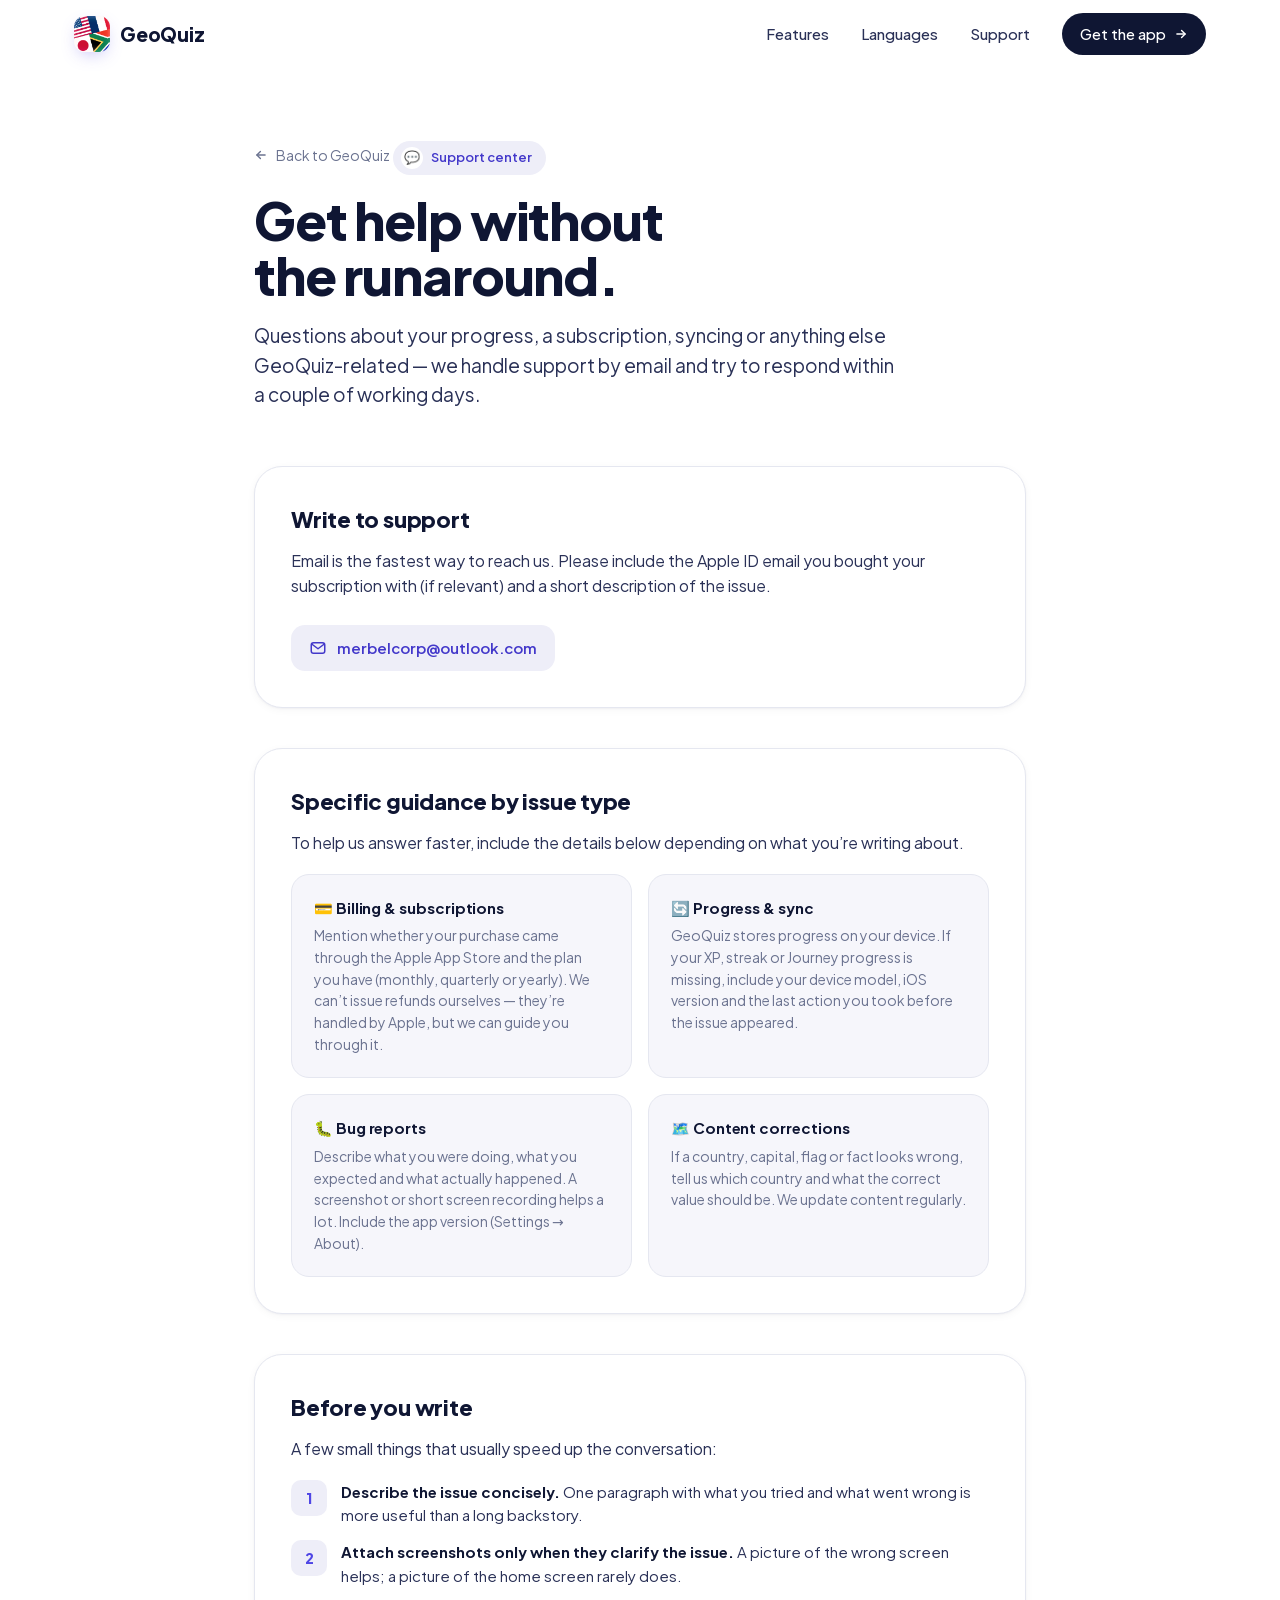
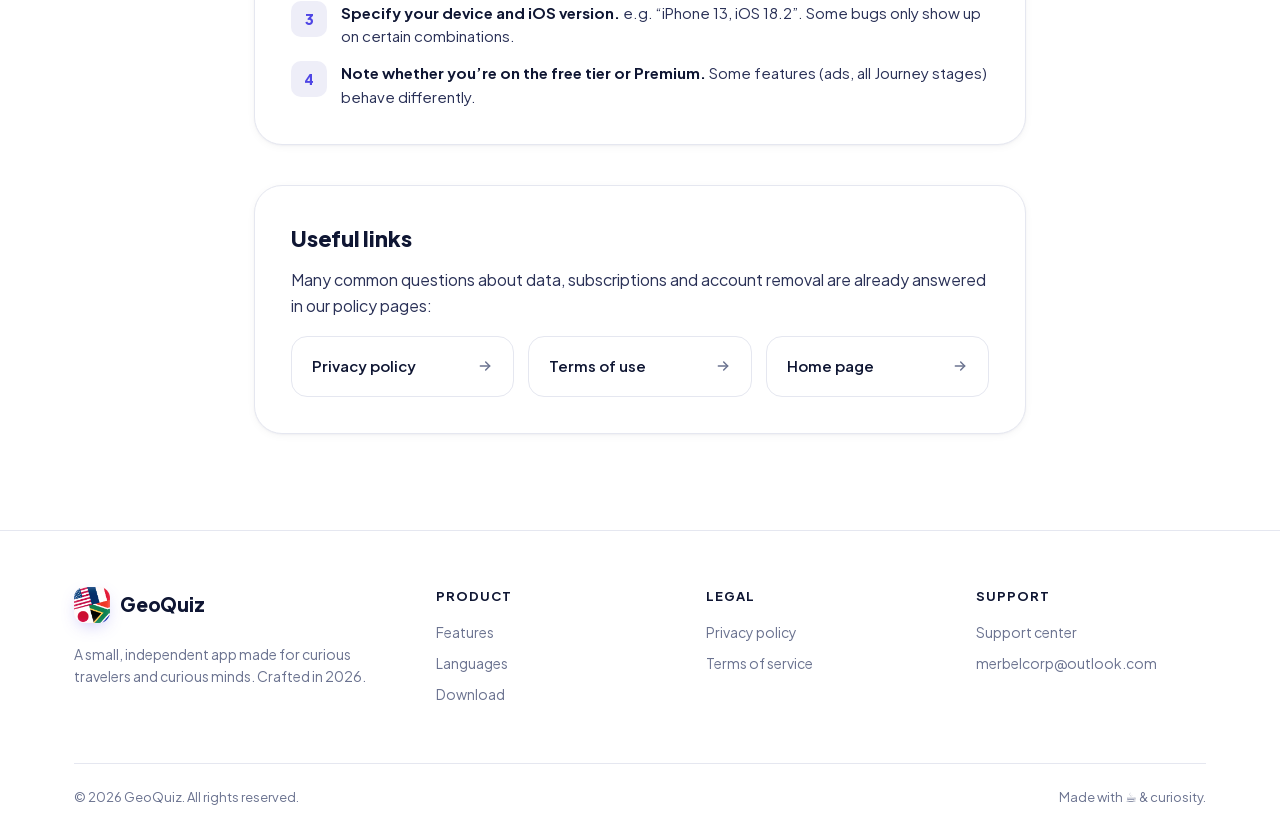
<file: support.html>
<!DOCTYPE html>
<html lang="en">
<head>
<meta charset="utf-8">
<meta name="viewport" content="width=device-width, initial-scale=1">
<title>Support — GeoQuiz</title>
<meta name="description" content="Get help with GeoQuiz: contact, subscription questions, sync issues, account removal and other support topics.">
<link rel="icon" type="image/png" href="assets/favicon.png">
<link rel="apple-touch-icon" href="assets/icon.png">
<style>
@font-face {
  font-family: 'Plus Jakarta Sans'; font-style: normal; font-weight: 400 800; font-display: swap;
  src: url("assets/fonts/PlusJakartaSans-cyrillic-ext.woff2") format('woff2');
  unicode-range: U+0460-052F, U+1C80-1C8A, U+20B4, U+2DE0-2DFF, U+A640-A69F, U+FE2E-FE2F;
}
@font-face {
  font-family: 'Plus Jakarta Sans'; font-style: normal; font-weight: 400 800; font-display: swap;
  src: url("assets/fonts/PlusJakartaSans-vietnamese.woff2") format('woff2');
  unicode-range: U+0102-0103, U+0110-0111, U+0128-0129, U+0168-0169, U+01A0-01A1, U+01AF-01B0, U+0300-0301, U+0303-0304, U+0308-0309, U+0323, U+0329, U+1EA0-1EF9, U+20AB;
}
@font-face {
  font-family: 'Plus Jakarta Sans'; font-style: normal; font-weight: 400 800; font-display: swap;
  src: url("assets/fonts/PlusJakartaSans-latin-ext.woff2") format('woff2');
  unicode-range: U+0100-02BA, U+02BD-02C5, U+02C7-02CC, U+02CE-02D7, U+02DD-02FF, U+0304, U+0308, U+0329, U+1D00-1DBF, U+1E00-1E9F, U+1EF2-1EFF, U+2020, U+20A0-20AB, U+20AD-20C0, U+2113, U+2C60-2C7F, U+A720-A7FF;
}
@font-face {
  font-family: 'Plus Jakarta Sans'; font-style: normal; font-weight: 400 800; font-display: swap;
  src: url("assets/fonts/PlusJakartaSans-latin.woff2") format('woff2');
  unicode-range: U+0000-00FF, U+0131, U+0152-0153, U+02BB-02BC, U+02C6, U+02DA, U+02DC, U+0304, U+0308, U+0329, U+2000-206F, U+20AC, U+2122, U+2191, U+2193, U+2212, U+2215, U+FEFF, U+FFFD;
}
</style>
<link rel="stylesheet" href="assets/styles.css">
</head>
<body>

<header class="nav" id="nav">
  <div class="container nav-inner">
    <a href="index.html" class="logo">
      <span class="logo-mark">
        <img src="assets/icon.png" alt="" aria-hidden="true">
      </span>
      GeoQuiz
    </a>
    <nav class="nav-links">
      <a href="index.html#features">Features</a>
      <a href="index.html#languages">Languages</a>
      <a href="support.html">Support</a>
      <a href="https://apps.apple.com/kz/app/geoquiz-flags-capitals/id6759897518" target="_blank" rel="noopener" class="nav-cta">
        Get the app
        <svg width="14" height="14" viewBox="0 0 24 24" fill="none" stroke="currentColor" stroke-width="2.4" stroke-linecap="round" stroke-linejoin="round"><path d="M5 12h14"></path><path d="m13 6 6 6-6 6"></path></svg>
      </a>
    </nav>
  </div>
</header>

<section class="support-hero">
  <div class="container">
    <a class="back reveal" href="index.html" style="display:inline-flex;align-items:center;gap:8px;color:var(--muted);font-size:14px;margin-bottom:24px;">
      <svg width="14" height="14" viewBox="0 0 24 24" fill="none" stroke="currentColor" stroke-width="2.4" stroke-linecap="round" stroke-linejoin="round"><path d="M19 12H5"></path><path d="m11 18-6-6 6-6"></path></svg>
      Back to GeoQuiz
    </a>
    <div class="eyebrow reveal">
      <span class="dot">💬</span>
      Support center
    </div>
    <h1 class="reveal reveal-delay-1">Get help without the runaround.</h1>
    <p class="lead reveal reveal-delay-2">
      Questions about your progress, a subscription, syncing or anything else GeoQuiz-related — we handle support by email and try to respond within a couple of working days.
    </p>
  </div>
</section>

<section class="support-section">
  <div class="container">
    <div class="support-card reveal">
      <h2>Write to support</h2>
      <p>Email is the fastest way to reach us. Please include the Apple ID email you bought your subscription with (if relevant) and a short description of the issue.</p>
      <a class="email-row" href="mailto:merbelcorp@outlook.com">
        <svg width="18" height="18" viewBox="0 0 24 24" fill="none" stroke="currentColor" stroke-width="2" stroke-linecap="round" stroke-linejoin="round">
          <rect x="3" y="5" width="18" height="14" rx="3"></rect>
          <path d="m4 7 8 6 8-6"></path>
        </svg>
        merbelcorp@outlook.com
      </a>
    </div>
  </div>
</section>

<section class="support-section">
  <div class="container">
    <div class="support-card reveal">
      <h2>Specific guidance by issue type</h2>
      <p>To help us answer faster, include the details below depending on what you&rsquo;re writing about.</p>
      <div class="support-grid-2" style="margin-top: 16px;">
        <div class="support-mini">
          <h3>💳 Billing &amp; subscriptions</h3>
          <p>Mention whether your purchase came through the Apple App Store and the plan you have (monthly, quarterly or yearly). We can&rsquo;t issue refunds ourselves — they&rsquo;re handled by Apple, but we can guide you through it.</p>
        </div>
        <div class="support-mini">
          <h3>🔄 Progress &amp; sync</h3>
          <p>GeoQuiz stores progress on your device. If your XP, streak or Journey progress is missing, include your device model, iOS version and the last action you took before the issue appeared.</p>
        </div>
        <div class="support-mini">
          <h3>🐛 Bug reports</h3>
          <p>Describe what you were doing, what you expected and what actually happened. A screenshot or short screen recording helps a lot. Include the app version (Settings &rarr; About).</p>
        </div>
        <div class="support-mini">
          <h3>🗺️ Content corrections</h3>
          <p>If a country, capital, flag or fact looks wrong, tell us which country and what the correct value should be. We update content regularly.</p>
        </div>
      </div>
    </div>
  </div>
</section>

<section class="support-section">
  <div class="container">
    <div class="support-card reveal">
      <h2>Before you write</h2>
      <p>A few small things that usually speed up the conversation:</p>
      <ul class="support-list">
        <li>
          <span class="li-ic">1</span>
          <div><strong>Describe the issue concisely.</strong> One paragraph with what you tried and what went wrong is more useful than a long backstory.</div>
        </li>
        <li>
          <span class="li-ic">2</span>
          <div><strong>Attach screenshots only when they clarify the issue.</strong> A picture of the wrong screen helps; a picture of the home screen rarely does.</div>
        </li>
        <li>
          <span class="li-ic">3</span>
          <div><strong>Specify your device and iOS version.</strong> e.g. &ldquo;iPhone 13, iOS 18.2&rdquo;. Some bugs only show up on certain combinations.</div>
        </li>
        <li>
          <span class="li-ic">4</span>
          <div><strong>Note whether you&rsquo;re on the free tier or Premium.</strong> Some features (ads, all Journey stages) behave differently.</div>
        </li>
      </ul>
    </div>
  </div>
</section>

<section class="support-section tail">
  <div class="container">
    <div class="support-card reveal">
      <h2>Useful links</h2>
      <p>Many common questions about data, subscriptions and account removal are already answered in our policy pages:</p>
      <div class="useful-links">
        <a class="useful-link" href="privacy.html">
          Privacy policy
          <svg width="16" height="16" viewBox="0 0 24 24" fill="none" stroke="currentColor" stroke-width="2.2" stroke-linecap="round" stroke-linejoin="round"><path d="M5 12h14"></path><path d="m13 6 6 6-6 6"></path></svg>
        </a>
        <a class="useful-link" href="terms.html">
          Terms of use
          <svg width="16" height="16" viewBox="0 0 24 24" fill="none" stroke="currentColor" stroke-width="2.2" stroke-linecap="round" stroke-linejoin="round"><path d="M5 12h14"></path><path d="m13 6 6 6-6 6"></path></svg>
        </a>
        <a class="useful-link" href="index.html">
          Home page
          <svg width="16" height="16" viewBox="0 0 24 24" fill="none" stroke="currentColor" stroke-width="2.2" stroke-linecap="round" stroke-linejoin="round"><path d="M5 12h14"></path><path d="m13 6 6 6-6 6"></path></svg>
        </a>
      </div>
    </div>
  </div>
</section>

<footer>
  <div class="container">
    <div class="footer-grid">
      <div>
        <a class="logo" href="index.html">
          <span class="logo-mark">
            <img src="assets/icon.png" alt="" aria-hidden="true">
          </span>
          GeoQuiz
        </a>
        <p class="foot-about">A small, independent app made for curious travelers and curious minds. Crafted in 2026.</p>
      </div>
      <div class="foot-col">
        <h5>Product</h5>
        <a href="index.html#features">Features</a>
        <a href="index.html#languages">Languages</a>
        <a href="index.html#download">Download</a>
      </div>
      <div class="foot-col">
        <h5>Legal</h5>
        <a href="privacy.html">Privacy policy</a>
        <a href="terms.html">Terms of service</a>
      </div>
      <div class="foot-col">
        <h5>Support</h5>
        <a href="support.html">Support center</a>
        <a href="mailto:merbelcorp@outlook.com">merbelcorp@outlook.com</a>
      </div>
    </div>
    <div class="foot-bottom">
      <span>© <span id="year">2026</span> GeoQuiz. All rights reserved.</span>
      <span>Made with ☕ &amp; curiosity.</span>
    </div>
  </div>
</footer>

<script>
  document.getElementById('year').textContent = new Date().getFullYear();
  const nav = document.getElementById('nav');
  const onScroll = () => nav.classList.toggle('scrolled', window.scrollY > 8);
  window.addEventListener('scroll', onScroll, { passive: true });
  onScroll();

  const io = new IntersectionObserver((entries) => {
    entries.forEach(en => {
      if (en.isIntersecting) {
        en.target.classList.add('in');
        io.unobserve(en.target);
      }
    });
  }, { threshold: 0.12, rootMargin: '0px 0px -40px 0px' });
  document.querySelectorAll('.reveal').forEach(el => io.observe(el));
</script>

</body>
</html>
</file>
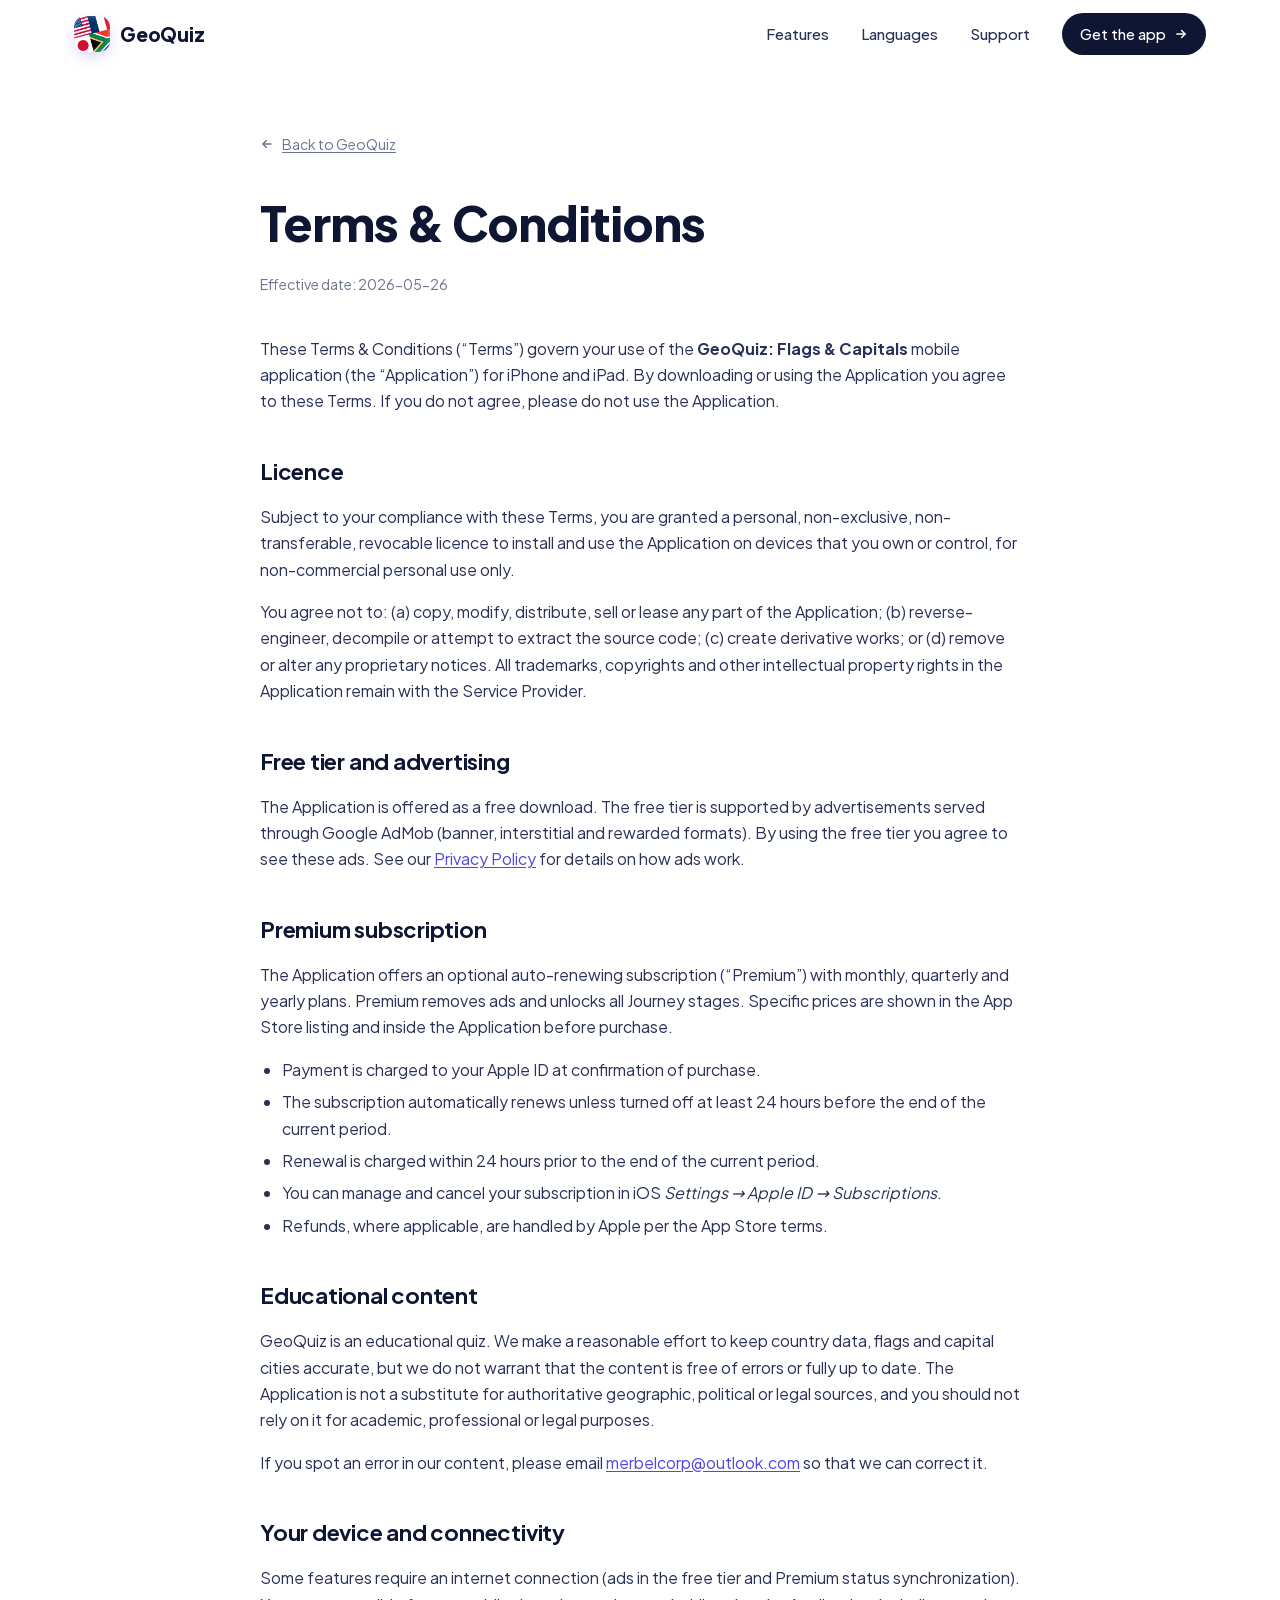
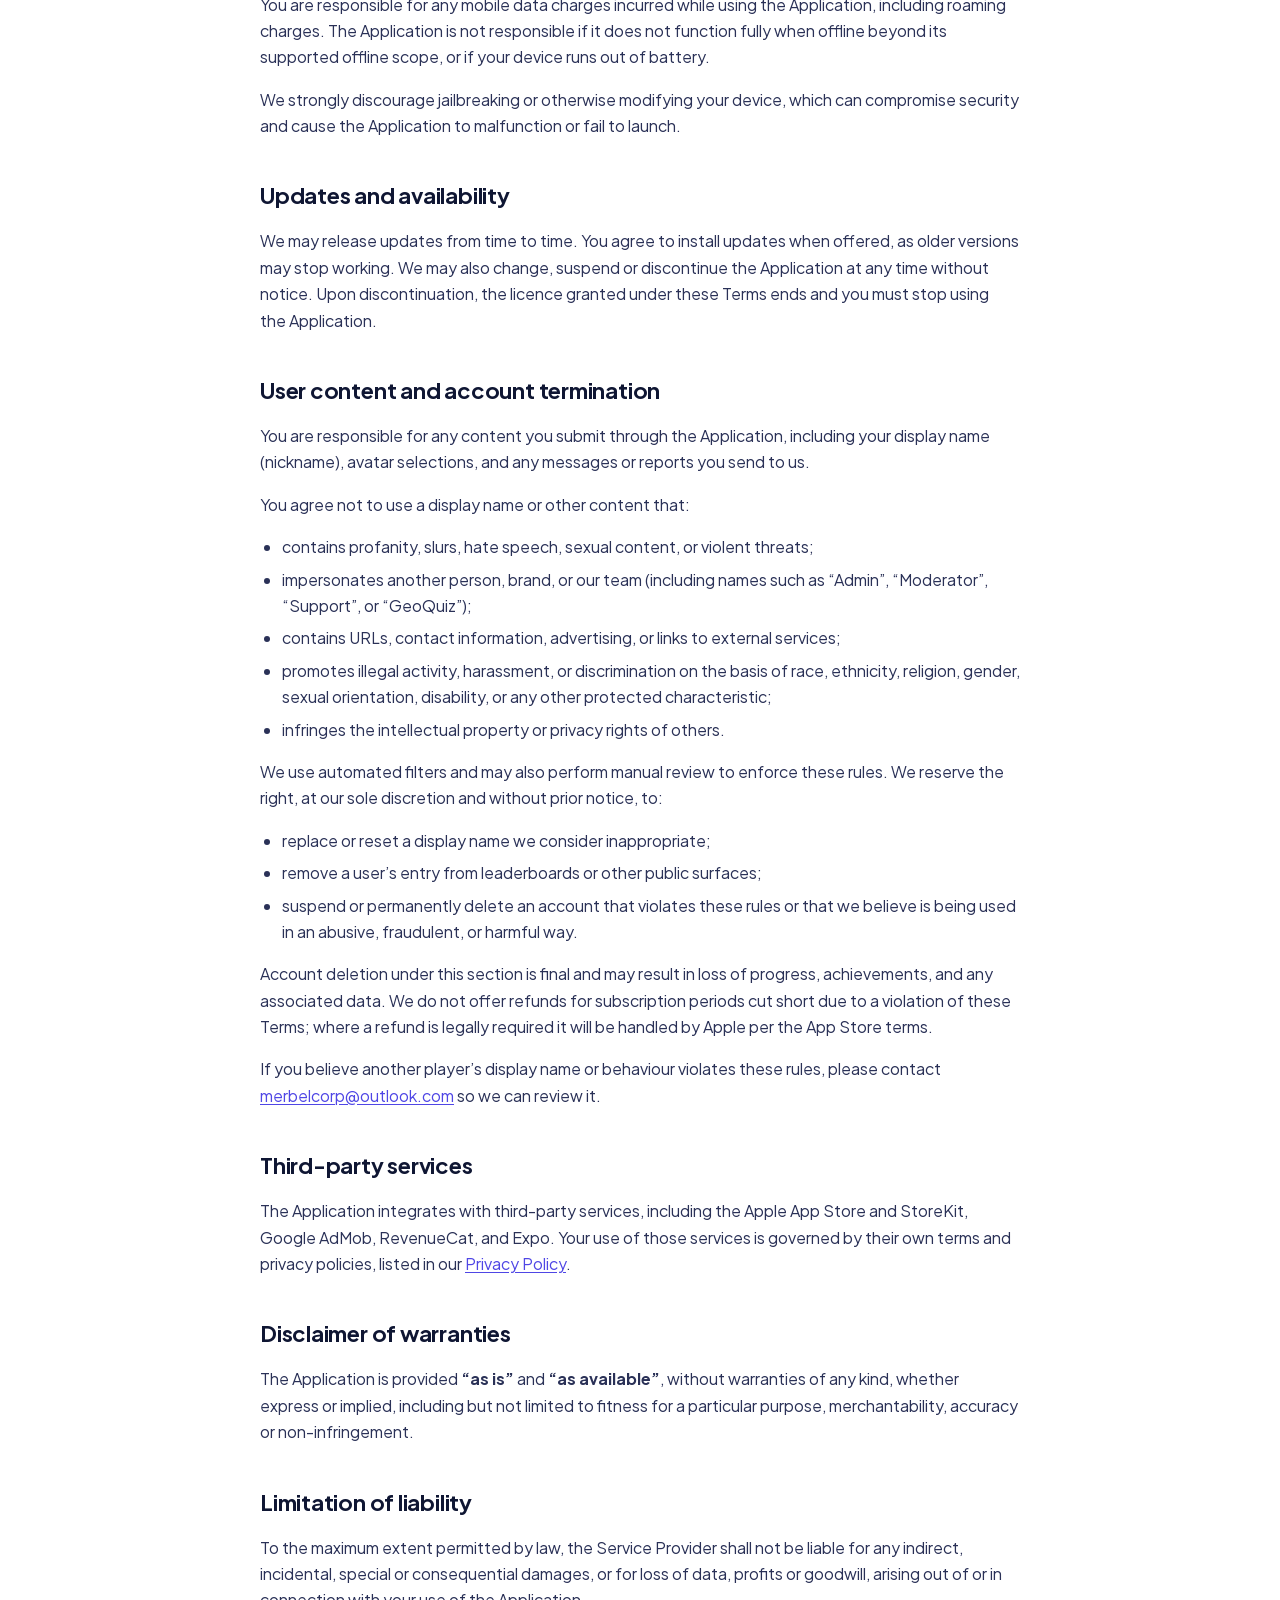
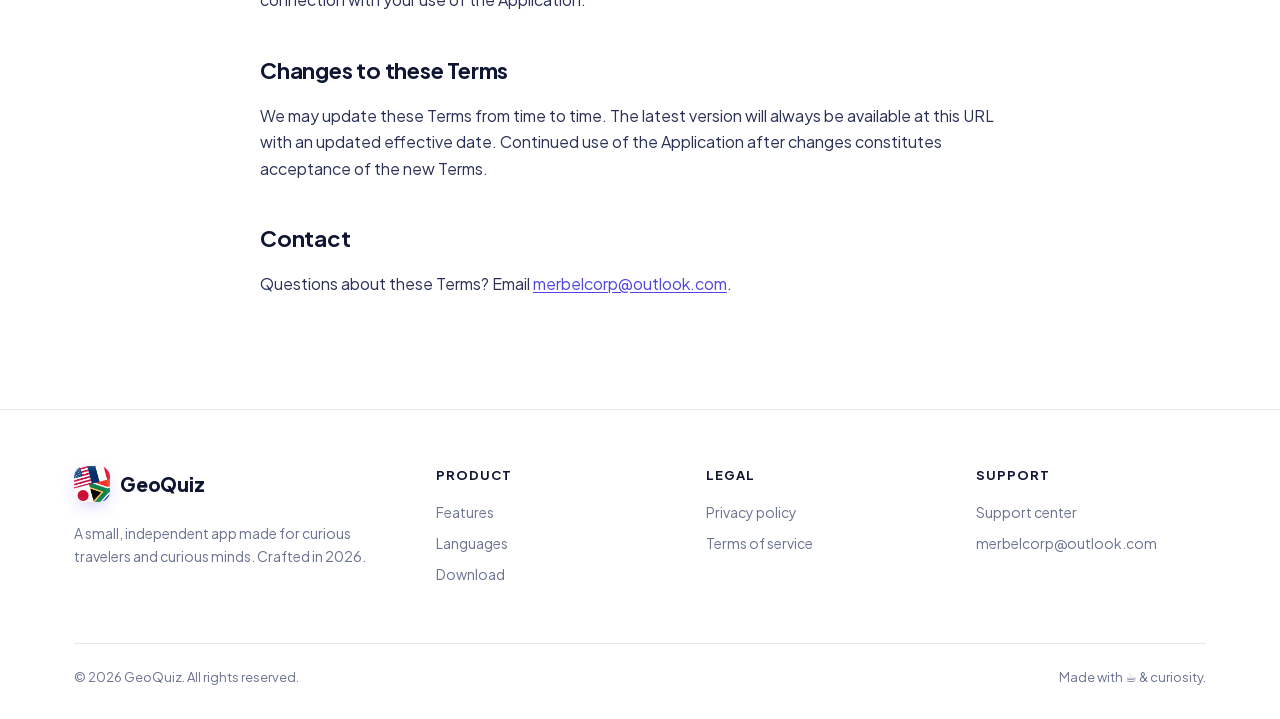
<file: terms.html>
<!DOCTYPE html>
<html lang="en">
<head>
<meta charset="utf-8">
<meta name="viewport" content="width=device-width, initial-scale=1">
<title>Terms &amp; Conditions — GeoQuiz</title>
<meta name="description" content="GeoQuiz terms and conditions: rules for using the Application, subscriptions, and disclaimers.">
<link rel="icon" type="image/png" href="assets/favicon.png">
<link rel="apple-touch-icon" href="assets/icon.png">
<style>
@font-face {
  font-family: 'Plus Jakarta Sans'; font-style: normal; font-weight: 400 800; font-display: swap;
  src: url("assets/fonts/PlusJakartaSans-cyrillic-ext.woff2") format('woff2');
  unicode-range: U+0460-052F, U+1C80-1C8A, U+20B4, U+2DE0-2DFF, U+A640-A69F, U+FE2E-FE2F;
}
@font-face {
  font-family: 'Plus Jakarta Sans'; font-style: normal; font-weight: 400 800; font-display: swap;
  src: url("assets/fonts/PlusJakartaSans-vietnamese.woff2") format('woff2');
  unicode-range: U+0102-0103, U+0110-0111, U+0128-0129, U+0168-0169, U+01A0-01A1, U+01AF-01B0, U+0300-0301, U+0303-0304, U+0308-0309, U+0323, U+0329, U+1EA0-1EF9, U+20AB;
}
@font-face {
  font-family: 'Plus Jakarta Sans'; font-style: normal; font-weight: 400 800; font-display: swap;
  src: url("assets/fonts/PlusJakartaSans-latin-ext.woff2") format('woff2');
  unicode-range: U+0100-02BA, U+02BD-02C5, U+02C7-02CC, U+02CE-02D7, U+02DD-02FF, U+0304, U+0308, U+0329, U+1D00-1DBF, U+1E00-1E9F, U+1EF2-1EFF, U+2020, U+20A0-20AB, U+20AD-20C0, U+2113, U+2C60-2C7F, U+A720-A7FF;
}
@font-face {
  font-family: 'Plus Jakarta Sans'; font-style: normal; font-weight: 400 800; font-display: swap;
  src: url("assets/fonts/PlusJakartaSans-latin.woff2") format('woff2');
  unicode-range: U+0000-00FF, U+0131, U+0152-0153, U+02BB-02BC, U+02C6, U+02DA, U+02DC, U+0304, U+0308, U+0329, U+2000-206F, U+20AC, U+2122, U+2191, U+2193, U+2212, U+2215, U+FEFF, U+FFFD;
}
</style>
<link rel="stylesheet" href="assets/styles.css">
</head>
<body>

<header class="nav" id="nav">
  <div class="container nav-inner">
    <a href="index.html" class="logo">
      <span class="logo-mark">
        <img src="assets/icon.png" alt="" aria-hidden="true">
      </span>
      GeoQuiz
    </a>
    <nav class="nav-links">
      <a href="index.html#features">Features</a>
      <a href="index.html#languages">Languages</a>
      <a href="support.html">Support</a>
      <a href="https://apps.apple.com/kz/app/geoquiz-flags-capitals/id6759897518" target="_blank" rel="noopener" class="nav-cta">
        Get the app
        <svg width="14" height="14" viewBox="0 0 24 24" fill="none" stroke="currentColor" stroke-width="2.4" stroke-linecap="round" stroke-linejoin="round"><path d="M5 12h14"></path><path d="m13 6 6 6-6 6"></path></svg>
      </a>
    </nav>
  </div>
</header>

<main class="container">
  <article class="legal">
    <a class="back" href="index.html">
      <svg width="14" height="14" viewBox="0 0 24 24" fill="none" stroke="currentColor" stroke-width="2.4" stroke-linecap="round" stroke-linejoin="round"><path d="M19 12H5"></path><path d="m11 18-6-6 6-6"></path></svg>
      Back to GeoQuiz
    </a>
    <h1>Terms &amp; Conditions</h1>
    <p class="updated">Effective date: 2026-05-26</p>

    <p>
      These Terms &amp; Conditions (&ldquo;Terms&rdquo;) govern your use of the
      <strong>GeoQuiz: Flags &amp; Capitals</strong> mobile application
      (the &ldquo;Application&rdquo;) for iPhone and iPad. By downloading or
      using the Application you agree to these Terms. If you do not agree,
      please do not use the Application.
    </p>

    <h2>Licence</h2>
    <p>
      Subject to your compliance with these Terms, you are granted a personal,
      non-exclusive, non-transferable, revocable licence to install and use
      the Application on devices that you own or control, for non-commercial
      personal use only.
    </p>
    <p>
      You agree not to: (a) copy, modify, distribute, sell or lease any part
      of the Application; (b) reverse-engineer, decompile or attempt to
      extract the source code; (c) create derivative works; or (d) remove
      or alter any proprietary notices. All trademarks, copyrights and other
      intellectual property rights in the Application remain with the
      Service Provider.
    </p>

    <h2>Free tier and advertising</h2>
    <p>
      The Application is offered as a free download. The free tier is
      supported by advertisements served through Google AdMob (banner,
      interstitial and rewarded formats). By using the free tier you agree
      to see these ads. See our <a href="privacy.html">Privacy Policy</a>
      for details on how ads work.
    </p>

    <h2>Premium subscription</h2>
    <p>
      The Application offers an optional auto-renewing subscription
      (&ldquo;Premium&rdquo;) with monthly, quarterly and yearly plans.
      Premium removes ads and unlocks all Journey stages. Specific prices
      are shown in the App Store listing and inside the Application before
      purchase.
    </p>
    <ul>
      <li>Payment is charged to your Apple ID at confirmation of purchase.</li>
      <li>The subscription automatically renews unless turned off at least 24 hours before the end of the current period.</li>
      <li>Renewal is charged within 24 hours prior to the end of the current period.</li>
      <li>You can manage and cancel your subscription in iOS <em>Settings &rarr; Apple ID &rarr; Subscriptions</em>.</li>
      <li>Refunds, where applicable, are handled by Apple per the App Store terms.</li>
    </ul>

    <h2>Educational content</h2>
    <p>
      GeoQuiz is an educational quiz. We make a reasonable effort to keep
      country data, flags and capital cities accurate, but we do not warrant
      that the content is free of errors or fully up to date. The Application
      is not a substitute for authoritative geographic, political or legal
      sources, and you should not rely on it for academic, professional or
      legal purposes.
    </p>
    <p>
      If you spot an error in our content, please email
      <a href="mailto:merbelcorp@outlook.com">merbelcorp@outlook.com</a>
      so that we can correct it.
    </p>

    <h2>Your device and connectivity</h2>
    <p>
      Some features require an internet connection (ads in the free tier and
      Premium status synchronization). You are responsible for any mobile
      data charges incurred while using the Application, including roaming
      charges. The Application is not responsible if it does not function
      fully when offline beyond its supported offline scope, or if your
      device runs out of battery.
    </p>
    <p>
      We strongly discourage jailbreaking or otherwise modifying your device,
      which can compromise security and cause the Application to malfunction
      or fail to launch.
    </p>

    <h2>Updates and availability</h2>
    <p>
      We may release updates from time to time. You agree to install updates
      when offered, as older versions may stop working. We may also change,
      suspend or discontinue the Application at any time without notice.
      Upon discontinuation, the licence granted under these Terms ends and
      you must stop using the Application.
    </p>

    <h2>User content and account termination</h2>
    <p>
      You are responsible for any content you submit through the Application,
      including your display name (nickname), avatar selections, and any
      messages or reports you send to us.
    </p>
    <p>
      You agree not to use a display name or other content that:
    </p>
    <ul>
      <li>contains profanity, slurs, hate speech, sexual content, or violent threats;</li>
      <li>impersonates another person, brand, or our team (including names such as &ldquo;Admin&rdquo;, &ldquo;Moderator&rdquo;, &ldquo;Support&rdquo;, or &ldquo;GeoQuiz&rdquo;);</li>
      <li>contains URLs, contact information, advertising, or links to external services;</li>
      <li>promotes illegal activity, harassment, or discrimination on the basis of race, ethnicity, religion, gender, sexual orientation, disability, or any other protected characteristic;</li>
      <li>infringes the intellectual property or privacy rights of others.</li>
    </ul>
    <p>
      We use automated filters and may also perform manual review to enforce
      these rules. We reserve the right, at our sole discretion and without
      prior notice, to:
    </p>
    <ul>
      <li>replace or reset a display name we consider inappropriate;</li>
      <li>remove a user&rsquo;s entry from leaderboards or other public surfaces;</li>
      <li>suspend or permanently delete an account that violates these rules or that we believe is being used in an abusive, fraudulent, or harmful way.</li>
    </ul>
    <p>
      Account deletion under this section is final and may result in loss of
      progress, achievements, and any associated data. We do not offer refunds
      for subscription periods cut short due to a violation of these Terms;
      where a refund is legally required it will be handled by Apple per the
      App Store terms.
    </p>
    <p>
      If you believe another player&rsquo;s display name or behaviour violates
      these rules, please contact
      <a href="mailto:merbelcorp@outlook.com">merbelcorp@outlook.com</a>
      so we can review it.
    </p>

    <h2>Third-party services</h2>
    <p>
      The Application integrates with third-party services, including the
      Apple App Store and StoreKit, Google AdMob, RevenueCat, and Expo.
      Your use of those services is governed by their own terms and
      privacy policies, listed in our <a href="privacy.html">Privacy Policy</a>.
    </p>

    <h2>Disclaimer of warranties</h2>
    <p>
      The Application is provided <strong>&ldquo;as is&rdquo;</strong> and
      <strong>&ldquo;as available&rdquo;</strong>, without warranties of any
      kind, whether express or implied, including but not limited to fitness
      for a particular purpose, merchantability, accuracy or non-infringement.
    </p>

    <h2>Limitation of liability</h2>
    <p>
      To the maximum extent permitted by law, the Service Provider shall not
      be liable for any indirect, incidental, special or consequential damages,
      or for loss of data, profits or goodwill, arising out of or in connection
      with your use of the Application.
    </p>

    <h2>Changes to these Terms</h2>
    <p>
      We may update these Terms from time to time. The latest version will
      always be available at this URL with an updated effective date.
      Continued use of the Application after changes constitutes acceptance
      of the new Terms.
    </p>

    <h2>Contact</h2>
    <p>
      Questions about these Terms? Email
      <a href="mailto:merbelcorp@outlook.com">merbelcorp@outlook.com</a>.
    </p>
  </article>
</main>

<footer>
  <div class="container">
    <div class="footer-grid">
      <div>
        <a class="logo" href="index.html">
          <span class="logo-mark">
            <img src="assets/icon.png" alt="" aria-hidden="true">
          </span>
          GeoQuiz
        </a>
        <p class="foot-about">A small, independent app made for curious travelers and curious minds. Crafted in 2026.</p>
      </div>
      <div class="foot-col">
        <h5>Product</h5>
        <a href="index.html#features">Features</a>
        <a href="index.html#languages">Languages</a>
        <a href="index.html#download">Download</a>
      </div>
      <div class="foot-col">
        <h5>Legal</h5>
        <a href="privacy.html">Privacy policy</a>
        <a href="terms.html">Terms of service</a>
      </div>
      <div class="foot-col">
        <h5>Support</h5>
        <a href="support.html">Support center</a>
        <a href="mailto:merbelcorp@outlook.com">merbelcorp@outlook.com</a>
      </div>
    </div>
    <div class="foot-bottom">
      <span>© <span id="year">2026</span> GeoQuiz. All rights reserved.</span>
      <span>Made with ☕ &amp; curiosity.</span>
    </div>
  </div>
</footer>

<script>
  document.getElementById('year').textContent = new Date().getFullYear();
  const nav = document.getElementById('nav');
  const onScroll = () => nav.classList.toggle('scrolled', window.scrollY > 8);
  window.addEventListener('scroll', onScroll, { passive: true });
  onScroll();
</script>

</body>
</html>
</file>
<file: assets/styles.css>
/* GeoQuiz landing — shared styles */
:root {
  --indigo: #4F46E5;
  --indigo-600: #4338CA;
  --indigo-50: #EEEEF8;
  --indigo-100: #E0E0F4;
  --navy: #0F1633;
  --navy-2: #1B2347;
  --ink: #0F1633;
  --ink-2: #2A3157;
  --muted: #6B7390;
  --line: #E5E7F0;
  --bg: #F6F6FB;
  --white: #FFFFFF;
  --orange: #FF7A2F;
  --orange-soft: #FFE9D8;
  --teal: #15B6B0;
  --teal-soft: #D8F3F1;
  --green: #16C172;
  --pink: #E94A8C;
  --yellow: #F5C518;

  --radius-sm: 12px;
  --radius: 20px;
  --radius-lg: 28px;
  --shadow-sm: 0 1px 2px rgba(15,22,51,.04), 0 2px 8px rgba(15,22,51,.04);
  --shadow: 0 4px 16px rgba(15,22,51,.06), 0 24px 60px -20px rgba(79,70,229,.18);
  --shadow-lg: 0 30px 80px -30px rgba(15,22,51,.35), 0 12px 40px -20px rgba(79,70,229,.25);

  --font: "Plus Jakarta Sans", ui-sans-serif, system-ui, -apple-system, "Segoe UI", sans-serif;
}

* { box-sizing: border-box; }
html, body { margin: 0; padding: 0; }
body {
  font-family: var(--font);
  color: var(--ink);
  background: var(--white);
  -webkit-font-smoothing: antialiased;
  line-height: 1.5;
  font-size: 16px;
}
a { color: inherit; text-decoration: none; }
img { max-width: 100%; display: block; }
button { font-family: inherit; cursor: pointer; border: 0; background: none; }

.container {
  width: 100%;
  max-width: 1180px;
  margin: 0 auto;
  padding: 0 24px;
}

/* ====== NAV ====== */
.nav {
  position: sticky;
  top: 0;
  z-index: 50;
  backdrop-filter: saturate(1.4) blur(14px);
  -webkit-backdrop-filter: saturate(1.4) blur(14px);
  background: rgba(255,255,255,.78);
  border-bottom: 1px solid transparent;
  transition: border-color .25s ease, background .25s ease;
}
.nav.scrolled { border-bottom-color: var(--line); }
.nav-inner {
  display: flex;
  align-items: center;
  justify-content: space-between;
  height: 68px;
}
.logo {
  display: inline-flex;
  align-items: center;
  gap: 10px;
  font-weight: 800;
  font-size: 19px;
  letter-spacing: -.01em;
  color: var(--navy);
}
.logo-mark {
  width: 36px;
  height: 36px;
  border-radius: 11px;
  overflow: hidden;
  display: grid;
  place-items: center;
  box-shadow: 0 6px 18px -6px rgba(79,70,229,.4);
}
.logo-mark img { width: 100%; height: 100%; object-fit: cover; display: block; }
.nav-links {
  display: flex;
  align-items: center;
  gap: 32px;
}
.nav-links a {
  color: var(--ink-2);
  font-weight: 500;
  font-size: 15px;
}
.nav-links a:hover { color: var(--indigo); }
.nav-cta {
  display: inline-flex;
  align-items: center;
  gap: 8px;
  padding: 10px 18px;
  border-radius: 999px;
  background: var(--navy);
  color: white !important;
  font-weight: 600;
  font-size: 14px;
}
.nav-cta:hover { background: var(--indigo); }

@media (max-width: 720px) {
  .nav-links a:not(.nav-cta) { display: none; }
}

/* ====== HERO ====== */
.hero {
  position: relative;
  padding: 56px 0 80px;
  overflow: hidden;
}
.hero-grid {
  display: grid;
  grid-template-columns: 1.05fr .95fr;
  gap: 64px;
  align-items: center;
}
@media (max-width: 920px) {
  .hero-grid { grid-template-columns: 1fr; gap: 48px; }
}

.eyebrow {
  display: inline-flex;
  align-items: center;
  gap: 8px;
  padding: 6px 14px 6px 8px;
  background: var(--indigo-50);
  color: var(--indigo-600);
  border-radius: 999px;
  font-size: 13px;
  font-weight: 600;
  margin-bottom: 22px;
}
.eyebrow .dot {
  width: 22px; height: 22px;
  background: white;
  border-radius: 999px;
  display: grid;
  place-items: center;
  font-size: 13px;
}
.h1 {
  font-size: clamp(40px, 6vw, 64px);
  font-weight: 800;
  line-height: 1.04;
  letter-spacing: -.025em;
  color: var(--navy);
  margin: 0 0 20px;
  text-wrap: pretty;
}
.h1 .accent {
  background: linear-gradient(120deg, #4F46E5 0%, #7C72FF 50%, #15B6B0 100%);
  -webkit-background-clip: text;
  background-clip: text;
  color: transparent;
}
.lede {
  font-size: 19px;
  line-height: 1.55;
  color: var(--ink-2);
  margin: 0 0 32px;
  max-width: 540px;
  text-wrap: pretty;
}
.cta-row {
  display: flex;
  gap: 14px;
  flex-wrap: wrap;
  align-items: center;
}

/* Custom App Store-style button */
.btn-store {
  display: inline-flex;
  align-items: center;
  gap: 12px;
  padding: 12px 22px 12px 18px;
  background: #0F1633;
  color: white;
  border-radius: 16px;
  transition: transform .15s ease, box-shadow .2s ease;
  box-shadow: 0 10px 24px -10px rgba(15,22,51,.5);
}
.btn-store:hover { transform: translateY(-1px); box-shadow: 0 14px 32px -12px rgba(15,22,51,.6); }
.btn-store .ic {
  width: 32px; height: 32px;
  display: grid; place-items: center;
}
.btn-store .ic svg { width: 28px; height: 28px; }
.btn-store .txt { display: flex; flex-direction: column; line-height: 1.1; text-align: left; }
.btn-store .txt small { font-size: 11px; opacity: .8; letter-spacing: .02em; font-weight: 500; }
.btn-store .txt span { font-size: 19px; font-weight: 700; letter-spacing: -.01em; margin-top: 2px; }

.btn-ghost {
  display: inline-flex;
  align-items: center;
  gap: 10px;
  padding: 14px 20px;
  border-radius: 14px;
  border: 1.5px solid var(--line);
  color: var(--ink);
  font-weight: 600;
  font-size: 15px;
  background: white;
}
.btn-ghost:hover { border-color: var(--indigo); color: var(--indigo); }

.hero-meta {
  display: flex;
  align-items: center;
  gap: 14px;
  margin-top: 32px;
  color: var(--muted);
  font-size: 14px;
  flex-wrap: wrap;
}
.hero-meta .dot-sep { width: 4px; height: 4px; background: #C8CCDB; border-radius: 99px; display: inline-block; }

/* Phone mockup */
.phone-stage {
  position: relative;
  display: grid;
  place-items: center;
  min-height: 600px;
}
.phone-bg {
  position: absolute;
  inset: 0;
  z-index: 0;
  pointer-events: none;
}
.phone-bg .blob {
  position: absolute;
  width: 420px; height: 420px;
  border-radius: 50%;
  filter: blur(60px);
  opacity: .55;
}
.phone-bg .blob.b1 { background: #C7C2FF; top: 6%; left: 8%; }
.phone-bg .blob.b2 { background: #BCEEEB; bottom: 4%; right: 0; opacity: .6; }
.phone-bg .blob.b3 { background: #FFD7B5; top: 38%; right: 30%; width: 280px; height: 280px; opacity: .5; }

.phone {
  position: relative;
  z-index: 1;
  width: 290px;
  aspect-ratio: 1179 / 2556;
  background: #0F1633;
  border-radius: 46px;
  padding: 10px;
  box-shadow:
    0 0 0 1.5px #2A3157 inset,
    0 40px 80px -30px rgba(15,22,51,.45),
    0 18px 40px -18px rgba(79,70,229,.4);
  transform: rotate(-3deg);
  transition: transform .6s cubic-bezier(.2,.7,.2,1);
}
.phone:hover { transform: rotate(-2deg) translateY(-6px); }
.phone .notch {
  position: absolute;
  top: 18px; left: 50%;
  transform: translateX(-50%);
  width: 96px; height: 28px;
  background: #0F1633;
  border-radius: 999px;
  z-index: 3;
}
.phone .screen {
  width: 100%; height: 100%;
  border-radius: 36px;
  overflow: hidden;
  background: #F6F6FB;
  position: relative;
}
.phone .screen img { width: 100%; height: 100%; object-fit: cover; }

.phone-side {
  position: absolute;
  width: 220px;
  aspect-ratio: 1179 / 2556;
  border-radius: 36px;
  background: #0F1633;
  padding: 8px;
  box-shadow:
    0 0 0 1.2px #2A3157 inset,
    0 30px 60px -22px rgba(15,22,51,.4);
  z-index: 0;
}
.phone-side .screen {
  width: 100%; height: 100%;
  border-radius: 28px;
  overflow: hidden;
  background: #F6F6FB;
}
.phone-side img { width: 100%; height: 100%; object-fit: cover; }
.phone-side.left { left: -8%; top: 8%; transform: rotate(-12deg); }
.phone-side.right { right: -6%; bottom: 4%; transform: rotate(10deg); }

@media (max-width: 920px) {
  .phone-stage { min-height: 540px; }
  .phone { width: 250px; }
  .phone-side { width: 180px; }
  .phone-side.left { left: 0%; top: 10%; }
  .phone-side.right { right: 0%; bottom: 6%; }
}
@media (max-width: 520px) {
  .phone { width: 220px; }
  .phone-side.left, .phone-side.right { display: none; }
}

/* Floating chip badges around hero */
.float-chip {
  position: absolute;
  z-index: 2;
  padding: 10px 14px;
  background: white;
  border-radius: 16px;
  box-shadow: var(--shadow);
  display: inline-flex;
  align-items: center;
  gap: 10px;
  font-weight: 600;
  font-size: 14px;
  color: var(--ink);
  border: 1px solid var(--line);
}
.float-chip .icon {
  width: 30px; height: 30px;
  border-radius: 10px;
  display: grid; place-items: center;
  font-size: 16px;
}
.float-chip.c1 { top: 14%; left: -6%; transform: rotate(-4deg); }
.float-chip.c1 .icon { background: var(--orange-soft); color: var(--orange); }
.float-chip.c2 { bottom: 18%; right: -10%; transform: rotate(5deg); }
.float-chip.c2 .icon { background: var(--teal-soft); color: var(--teal); }
.float-chip.c3 { top: 50%; left: -14%; transform: rotate(-2deg); }
.float-chip.c3 .icon { background: #EEE9FF; color: var(--indigo); }

@media (max-width: 920px) {
  .float-chip.c1 { left: 4%; }
  .float-chip.c2 { right: 4%; }
  .float-chip.c3 { left: 4%; top: 60%; }
}
@media (max-width: 520px) {
  .float-chip { font-size: 12px; padding: 8px 12px; }
  .float-chip.c3 { display: none; }
}

/* ====== SECTION SHARED ====== */
.section {
  padding: 100px 0;
}
.section.alt { background: var(--bg); }
.section-eyebrow {
  display: inline-block;
  font-size: 13px;
  font-weight: 700;
  letter-spacing: .12em;
  text-transform: uppercase;
  color: var(--indigo);
  margin-bottom: 14px;
}
.section-title {
  font-size: clamp(32px, 4.4vw, 48px);
  font-weight: 800;
  letter-spacing: -.02em;
  color: var(--navy);
  margin: 0 0 16px;
  line-height: 1.08;
  text-wrap: balance;
}
.section-sub {
  font-size: 18px;
  color: var(--ink-2);
  max-width: 620px;
  margin: 0;
  line-height: 1.55;
}
.section-head { margin-bottom: 56px; }
.section-head.center { text-align: center; }
.section-head.center .section-sub { margin-left: auto; margin-right: auto; }

/* ====== FEATURES ====== */
.feat-grid {
  display: grid;
  grid-template-columns: repeat(4, 1fr);
  gap: 20px;
}
@media (max-width: 980px) { .feat-grid { grid-template-columns: repeat(2, 1fr); } }
@media (max-width: 520px) { .feat-grid { grid-template-columns: 1fr; } }

.feat {
  position: relative;
  padding: 28px;
  background: white;
  border: 1px solid var(--line);
  border-radius: var(--radius);
  transition: transform .25s ease, box-shadow .25s ease, border-color .25s ease;
  overflow: hidden;
}
.feat:hover {
  transform: translateY(-4px);
  box-shadow: var(--shadow);
  border-color: transparent;
}
.feat-icon {
  width: 56px; height: 56px;
  border-radius: 16px;
  display: grid; place-items: center;
  margin-bottom: 20px;
}
.feat-icon svg { width: 28px; height: 28px; }
.feat-1 .feat-icon { background: var(--indigo-50); color: var(--indigo); }
.feat-2 .feat-icon { background: var(--orange-soft); color: var(--orange); }
.feat-3 .feat-icon { background: var(--teal-soft); color: var(--teal); }
.feat-4 .feat-icon { background: #EAFAF1; color: var(--green); }

.feat h3 {
  margin: 0 0 8px;
  font-size: 19px;
  font-weight: 700;
  color: var(--navy);
  letter-spacing: -.01em;
}
.feat p {
  margin: 0;
  font-size: 15px;
  color: var(--muted);
  line-height: 1.55;
}

/* ====== STATS ====== */
.stats {
  display: grid;
  grid-template-columns: repeat(4, 1fr);
  gap: 16px;
  margin-bottom: 64px;
}
@media (max-width: 720px) { .stats { grid-template-columns: repeat(2, 1fr); } }
.stat {
  padding: 28px 24px;
  background: white;
  border-radius: var(--radius);
  border: 1px solid var(--line);
  text-align: left;
}
.stat-num {
  font-size: clamp(36px, 4vw, 44px);
  font-weight: 800;
  letter-spacing: -.025em;
  color: var(--navy);
  line-height: 1;
}
.stat-num .plus { color: var(--indigo); }
.stat-label {
  margin-top: 8px;
  font-size: 14px;
  color: var(--muted);
  font-weight: 500;
}

/* ====== LANGUAGES CARD ====== */
.lang-card {
  background: white;
  border: 1px solid var(--line);
  border-radius: var(--radius-lg);
  padding: 40px;
  box-shadow: var(--shadow-sm);
}
@media (max-width: 720px) { .lang-card { padding: 28px; } }
.lang-head { margin-bottom: 24px; }
.lang-head h3 {
  margin: 0 0 8px;
  font-size: clamp(22px, 2.4vw, 26px);
  font-weight: 800;
  letter-spacing: -.015em;
  color: var(--navy);
}
.lang-head p {
  margin: 0;
  font-size: 15px;
  color: var(--muted);
  max-width: 520px;
  line-height: 1.55;
}
.langs {
  display: flex;
  flex-wrap: wrap;
  gap: 10px;
}
.lang {
  display: inline-flex;
  align-items: center;
  gap: 8px;
  padding: 8px 14px;
  background: var(--bg);
  border: 1px solid var(--line);
  border-radius: 999px;
  font-size: 14px;
  font-weight: 500;
  color: var(--ink);
}
.lang .flag { font-size: 16px; line-height: 1; }

/* ====== FINAL CTA ====== */
.cta-card {
  position: relative;
  overflow: hidden;
  background:
    radial-gradient(80% 100% at 0% 0%, rgba(124,114,255,.55), transparent 60%),
    radial-gradient(70% 90% at 100% 100%, rgba(21,182,176,.4), transparent 60%),
    linear-gradient(135deg, #2A2F70 0%, #1A1F4F 100%);
  color: white;
  border-radius: 32px;
  padding: 64px;
  display: grid;
  grid-template-columns: 1.4fr 1fr;
  gap: 48px;
  align-items: center;
}
@media (max-width: 880px) { .cta-card { grid-template-columns: 1fr; padding: 40px; gap: 32px; } }

.cta-card .h2 {
  font-size: clamp(32px, 4vw, 44px);
  font-weight: 800;
  letter-spacing: -.022em;
  line-height: 1.08;
  margin: 0 0 14px;
  text-wrap: balance;
}
.cta-card p {
  margin: 0 0 28px;
  font-size: 17px;
  line-height: 1.55;
  color: rgba(255,255,255,.78);
  max-width: 460px;
}
.cta-card .btn-store { background: white; color: var(--navy); box-shadow: 0 12px 30px -10px rgba(0,0,0,.4); }
.cta-card .btn-store:hover { background: #F6F6FB; }

.cta-card.cta-card--center {
  grid-template-columns: 1fr;
  text-align: center;
  padding: 72px 64px;
}
.cta-card--center .cta-inner { max-width: 640px; margin: 0 auto; }
.cta-card--center p { margin-left: auto; margin-right: auto; }
.cta-card--center .cta-actions {
  display: inline-flex;
  gap: 14px;
  flex-wrap: wrap;
  justify-content: center;
  align-items: center;
}
@media (max-width: 880px) {
  .cta-card.cta-card--center { padding: 48px 28px; }
}

.btn-light {
  display: inline-flex;
  align-items: center;
  gap: 10px;
  padding: 14px 20px;
  border-radius: 14px;
  border: 1.5px solid rgba(255,255,255,.18);
  background: rgba(255,255,255,.06);
  color: white;
  font-weight: 600;
  font-size: 15px;
  transition: background .15s ease, border-color .15s ease;
}
.btn-light:hover { background: rgba(255,255,255,.12); border-color: rgba(255,255,255,.3); }

/* Decoration dots */
.dots-bg {
  position: absolute;
  inset: 0;
  background-image: radial-gradient(rgba(255,255,255,.1) 1px, transparent 1px);
  background-size: 22px 22px;
  pointer-events: none;
  opacity: .8;
}

/* ====== FOOTER ====== */
footer {
  border-top: 1px solid var(--line);
  padding: 56px 0 32px;
  background: white;
}
.footer-grid {
  display: grid;
  grid-template-columns: 1.4fr 1fr 1fr 1fr;
  gap: 40px;
  margin-bottom: 48px;
}
@media (max-width: 720px) { .footer-grid { grid-template-columns: 1fr 1fr; gap: 32px; } }

.foot-about { color: var(--muted); font-size: 14px; line-height: 1.6; margin-top: 14px; max-width: 320px; }
.foot-col h5 {
  margin: 0 0 16px;
  font-size: 13px;
  font-weight: 700;
  letter-spacing: .08em;
  text-transform: uppercase;
  color: var(--navy);
}
.foot-col a, .foot-col span {
  display: block;
  margin-bottom: 10px;
  font-size: 14px;
  color: var(--muted);
}
.foot-col a:hover { color: var(--indigo); }

.foot-bottom {
  border-top: 1px solid var(--line);
  padding-top: 24px;
  display: flex;
  justify-content: space-between;
  align-items: center;
  flex-wrap: wrap;
  gap: 12px;
  font-size: 13px;
  color: var(--muted);
}

/* ====== SCROLL ANIMATIONS ====== */
.reveal { opacity: 0; transform: translateY(24px); transition: opacity .7s ease, transform .7s cubic-bezier(.2,.7,.2,1); }
.reveal.in { opacity: 1; transform: none; }
.reveal-delay-1 { transition-delay: .08s; }
.reveal-delay-2 { transition-delay: .16s; }
.reveal-delay-3 { transition-delay: .24s; }

@media (prefers-reduced-motion: reduce) {
  .reveal { opacity: 1; transform: none; transition: none; }
  .phone { transition: none; }
}

/* ====== LEGAL PAGES ====== */
.legal {
  padding: 64px 0 96px;
  max-width: 760px;
  margin: 0 auto;
}
.legal h1 {
  font-size: clamp(36px, 5vw, 48px);
  font-weight: 800;
  letter-spacing: -.022em;
  margin: 0 0 8px;
  color: var(--navy);
}
.legal .updated {
  color: var(--muted);
  font-size: 14px;
  margin-bottom: 40px;
}
.legal h2 {
  font-size: 22px;
  font-weight: 700;
  color: var(--navy);
  margin: 40px 0 12px;
  letter-spacing: -.01em;
}
.legal h3 {
  font-size: 16px;
  font-weight: 700;
  color: var(--navy);
  margin: 24px 0 8px;
}
.legal p, .legal li {
  color: var(--ink-2);
  line-height: 1.65;
  font-size: 16px;
  text-wrap: pretty;
}
.legal ul { padding-left: 22px; }
.legal li { margin-bottom: 6px; }
.legal a { color: var(--indigo); text-decoration: underline; text-underline-offset: 2px; }
.legal .back {
  display: inline-flex;
  align-items: center;
  gap: 8px;
  font-size: 14px;
  color: var(--muted);
  margin-bottom: 32px;
}
.legal .back:hover { color: var(--indigo); }

/* ====== SUPPORT PAGE ====== */
.support-hero {
  padding: 72px 0 24px;
}
.support-hero .container { max-width: 820px; }
.support-hero .eyebrow { margin-bottom: 18px; }
.support-hero h1 {
  font-size: clamp(36px, 5vw, 52px);
  font-weight: 800;
  letter-spacing: -.022em;
  line-height: 1.06;
  color: var(--navy);
  margin: 0 0 18px;
  text-wrap: balance;
}
.support-hero p.lead {
  font-size: 19px;
  color: var(--ink-2);
  line-height: 1.55;
  margin: 0;
  max-width: 640px;
}

.support-section { padding: 32px 0; }
.support-section .container { max-width: 820px; }
.support-section + .support-section { padding-top: 8px; }
.support-section.tail { padding-bottom: 96px; }

.support-card {
  background: white;
  border: 1px solid var(--line);
  border-radius: var(--radius-lg);
  padding: 36px;
  box-shadow: var(--shadow-sm);
}
@media (max-width: 720px) { .support-card { padding: 24px; border-radius: 24px; } }

.support-card h2 {
  font-size: 22px;
  font-weight: 800;
  letter-spacing: -.01em;
  color: var(--navy);
  margin: 0 0 12px;
}
.support-card > p {
  font-size: 16px;
  color: var(--ink-2);
  line-height: 1.6;
  margin: 0 0 18px;
}
.support-card > p:last-child { margin-bottom: 0; }

.email-row {
  display: inline-flex;
  align-items: center;
  gap: 10px;
  background: var(--indigo-50);
  color: var(--indigo-600);
  padding: 12px 18px;
  border-radius: 14px;
  font-weight: 600;
  font-size: 15px;
  margin-top: 8px;
}
.email-row:hover { background: #E4E4F4; }

.support-list {
  list-style: none;
  padding: 0;
  margin: 0;
  display: grid;
  gap: 14px;
}
.support-list li {
  display: grid;
  grid-template-columns: 36px 1fr;
  gap: 14px;
  align-items: start;
  font-size: 15px;
  color: var(--ink-2);
  line-height: 1.55;
}
.support-list li .li-ic {
  width: 36px; height: 36px;
  border-radius: 10px;
  display: grid; place-items: center;
  background: var(--indigo-50);
  color: var(--indigo);
  font-weight: 800;
  font-size: 14px;
  line-height: 1;
}
.support-list li strong { color: var(--navy); }

.support-grid-2 {
  display: grid;
  grid-template-columns: 1fr 1fr;
  gap: 16px;
}
@media (max-width: 720px) { .support-grid-2 { grid-template-columns: 1fr; } }

.support-mini {
  padding: 22px;
  background: var(--bg);
  border: 1px solid var(--line);
  border-radius: 18px;
}
.support-mini h3 {
  margin: 0 0 6px;
  font-size: 15px;
  font-weight: 700;
  color: var(--navy);
  letter-spacing: -.005em;
}
.support-mini p {
  margin: 0;
  font-size: 14px;
  color: var(--muted);
  line-height: 1.55;
}

.useful-links {
  display: grid;
  grid-template-columns: repeat(3, 1fr);
  gap: 14px;
  margin-top: 4px;
}
@media (max-width: 720px) { .useful-links { grid-template-columns: 1fr; } }
.useful-link {
  display: flex;
  align-items: center;
  justify-content: space-between;
  gap: 12px;
  padding: 18px 20px;
  background: white;
  border: 1px solid var(--line);
  border-radius: 16px;
  color: var(--ink);
  font-weight: 600;
  font-size: 15px;
  transition: border-color .15s ease, transform .15s ease, box-shadow .15s ease;
}
.useful-link:hover {
  border-color: var(--indigo);
  color: var(--indigo);
  transform: translateY(-1px);
  box-shadow: var(--shadow-sm);
}
.useful-link svg { color: var(--muted); }
.useful-link:hover svg { color: var(--indigo); }
</file>
